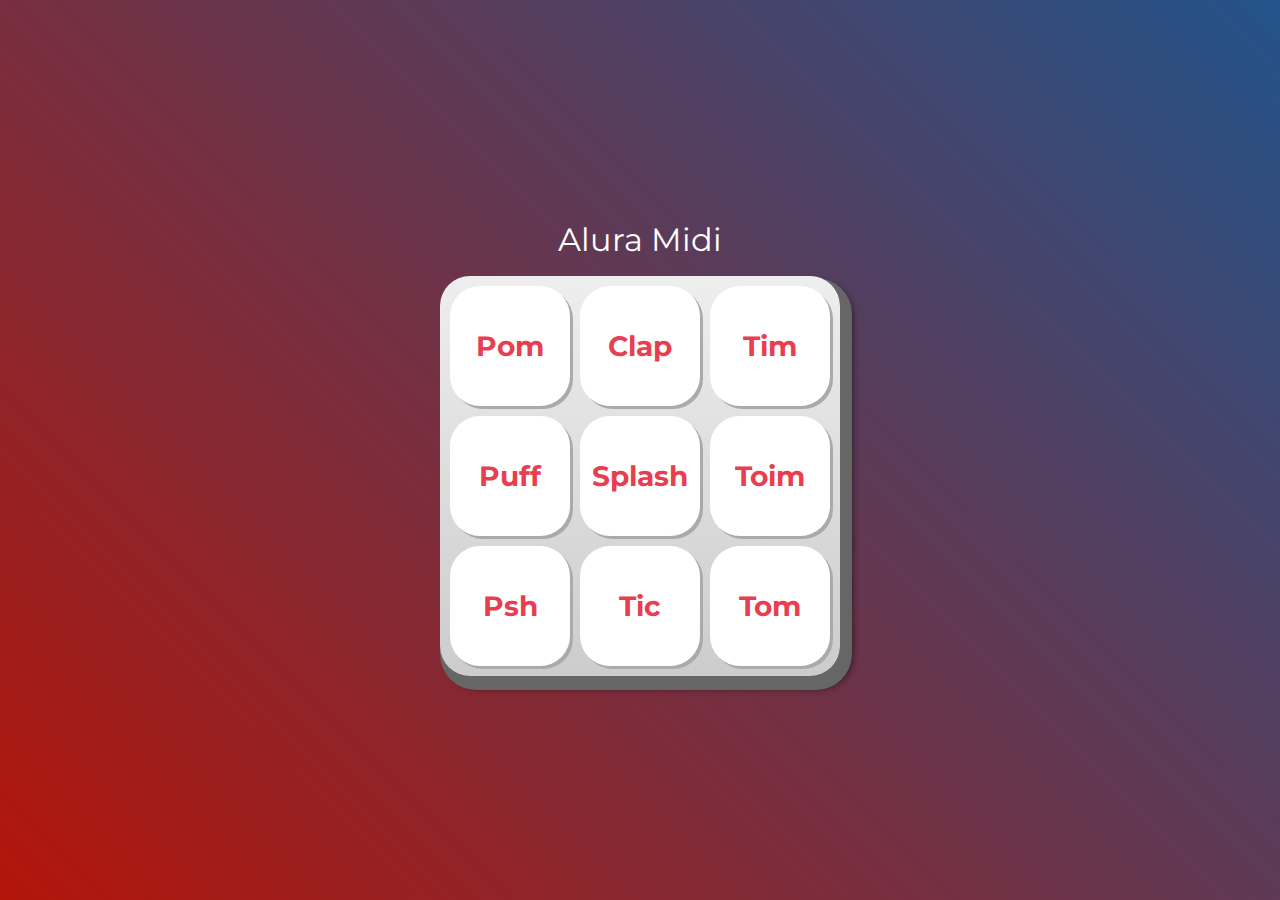
<file: aluramidi-curso-arquivos-iniciais/index.html>
<!DOCTYPE html>
<html lang="pt-BR">
<head>
    <meta charset="UTF-8">
    <meta http-equiv="X-UA-Compatible" content="IE=edge">
    <meta name="viewport" content="width=device-width, initial-scale=1.0">

    <title>Alura MIDI</title>

    <link rel="preconnect" href="https://fonts.googleapis.com">
    <link rel="preconnect" href="https://fonts.gstatic.com" crossorigin>
    <link href="https://fonts.googleapis.com/css2?family=Montserrat:wght@500;600&display=swap" rel="stylesheet">

    <link rel="icon" type="image/png" href="images/bateria.png">
    <link rel="stylesheet" href="css/reset.css">
    <link rel="stylesheet" href="css/estilos.css">
    <script src="main.js"></script>
</head>
<body>

    <h1>Alura Midi</h1>

    <section class="teclado">
        <button class="tecla tecla_pom">Pom</button>
        <button class="tecla tecla_clap">Clap</button>
        <button class="tecla tecla_tim">Tim</button>

        <button class="tecla tecla_puff">Puff</button>
        <button class="tecla tecla_splash">Splash</button>
        <button class="tecla tecla_toim">Toim</button>

        <button class="tecla tecla_psh">Psh</button>
        <button class="tecla tecla_tic">Tic</button>
        <button class="tecla tecla_tom">Tom</button>
    </section>

    <audio src="sounds/keyq.wav" id="som_tecla_pom"></audio>
    <audio src="sounds/keyw.wav" id="som_tecla_clap"></audio>
    <audio src="sounds/keye.wav" id="som_tecla_tim"></audio>
    <audio src="sounds/keya.wav" id="som_tecla_puff"></audio>
    <audio src="sounds/keys.wav" id="som_tecla_splash"></audio>
    <audio src="sounds/keyd.wav" id="som_tecla_toim"></audio>
    <audio src="sounds/keyz.wav" id="som_tecla_psh"></audio>
    <audio src="sounds/keyx.wav" id="som_tecla_tic"></audio>
    <audio src="sounds/keyc.wav" id="som_tecla_tom"></audio>

</body>
</html>
</file>
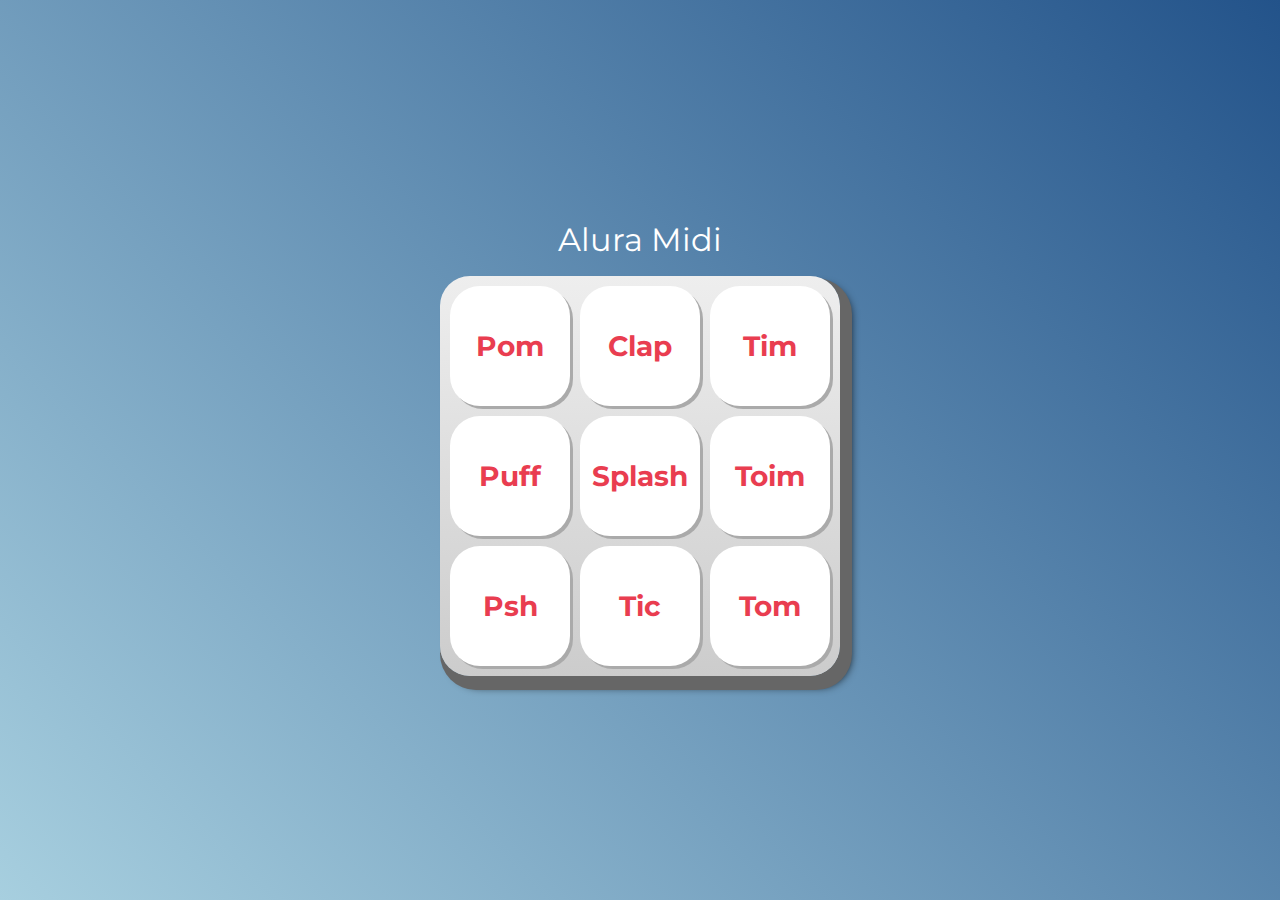
<file: aluramidi-curso-aula2/index.html>
<!DOCTYPE html>
<html lang="pt-BR">
<head>
    <meta charset="UTF-8">
    <meta http-equiv="X-UA-Compatible" content="IE=edge">
    <meta name="viewport" content="width=device-width, initial-scale=1.0">

    <title>Alura MIDI</title>

    <link rel="preconnect" href="https://fonts.googleapis.com">
    <link rel="preconnect" href="https://fonts.gstatic.com" crossorigin>
    <link href="https://fonts.googleapis.com/css2?family=Montserrat:wght@500;600&display=swap" rel="stylesheet">

    <link rel="icon" type="image/png" href="images/bateria.png">
    <link rel="stylesheet" href="css/reset.css">
    <link rel="stylesheet" href="css/estilos.css">

</head>
<body>

    <h1>Alura Midi</h1>

    <section class="teclado">
        <button class="tecla tecla_pom">Pom</button>
        <button class="tecla tecla_clap">Clap</button>
        <button class="tecla tecla_tim">Tim</button>

        <button class="tecla tecla_puff">Puff</button>
        <button class="tecla tecla_splash">Splash</button>
        <button class="tecla tecla_toim">Toim</button>

        <button class="tecla tecla_psh">Psh</button>
        <button class="tecla tecla_tic">Tic</button>
        <button class="tecla tecla_tom">Tom</button>
    </section>

    <audio src="sounds/keyq.wav" id="som_tecla_pom"></audio>
    <audio src="sounds/keyw.wav" id="som_tecla_clap"></audio>
    <audio src="sounds/keye.wav" id="som_tecla_tim"></audio>
    <audio src="sounds/keya.wav" id="som_tecla_puff"></audio>
    <audio src="sounds/keys.wav" id="som_tecla_splash"></audio>
    <audio src="sounds/keyd.wav" id="som_tecla_toim"></audio>
    <audio src="sounds/keyz.wav" id="som_tecla_psh"></audio>
    <audio src="sounds/keyx.wav" id="som_tecla_tic"></audio>
    <audio src="sounds/keyc.wav" id="som_tecla_tom"></audio>

    <script src="main.js"></script>

</body>
</html>
</file>
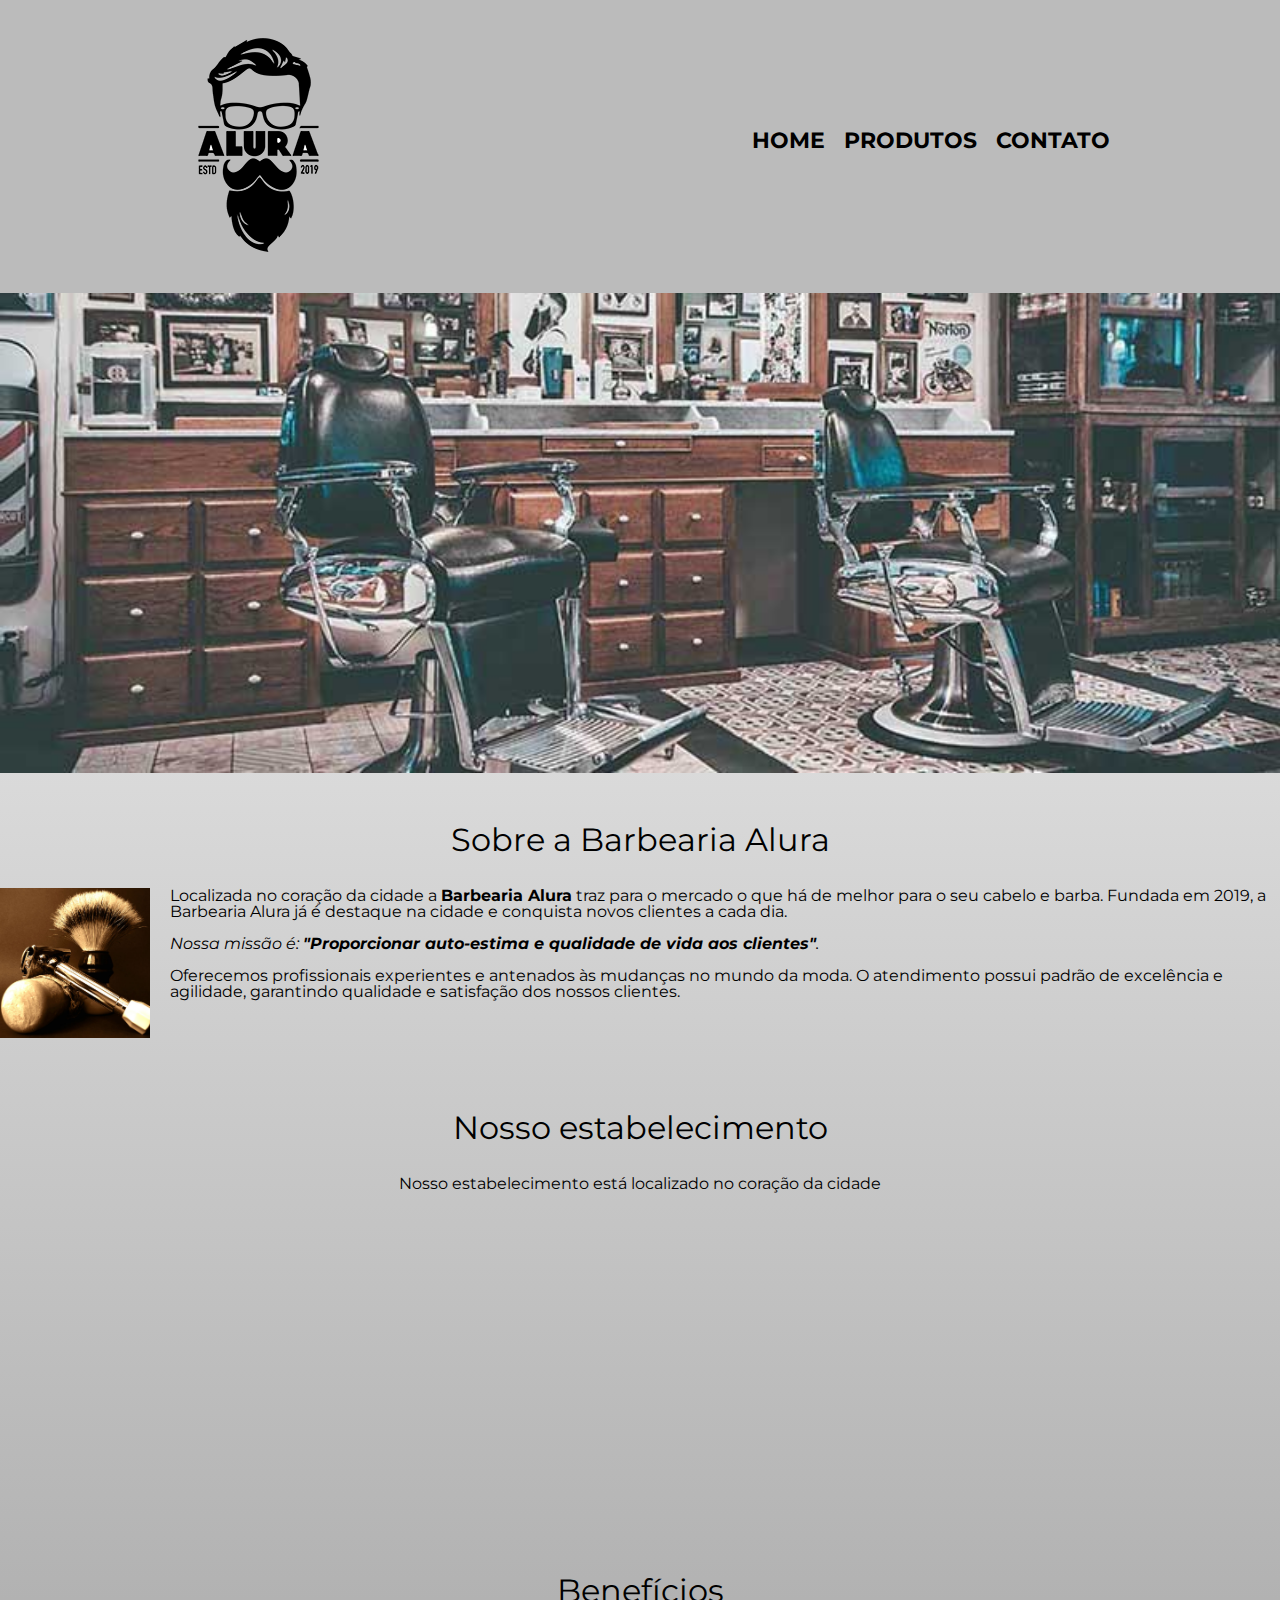
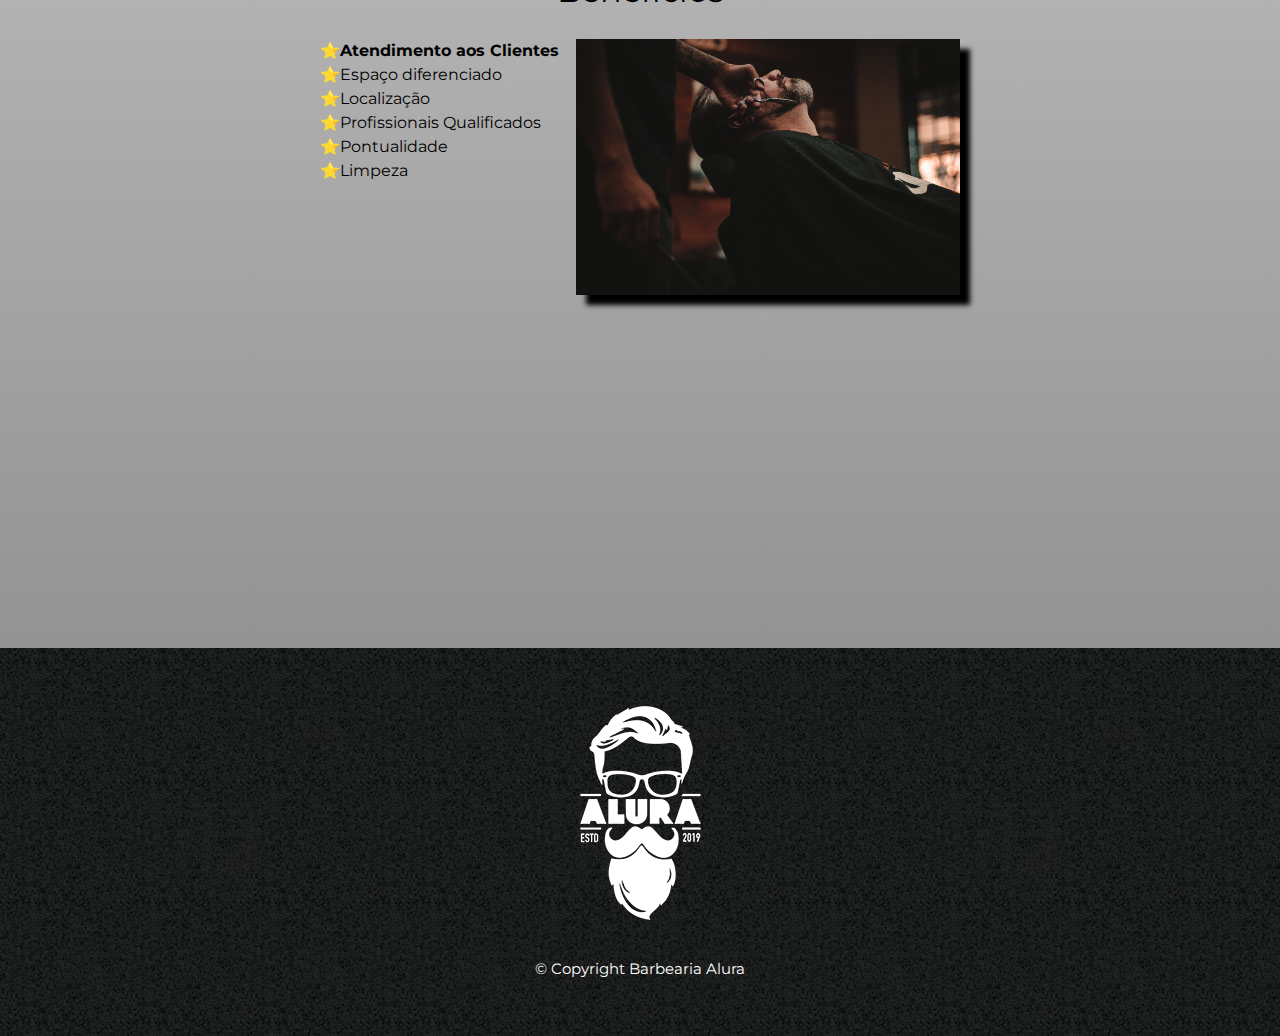
<file: barbeariaAlura/index.html>
<!DOCTYPE html>
<html lang="pt-br">
	<head>
		<meta charset="UTF-8">
		<meta name="viewport" content="width=device-width">
		<title>Barbearia Alura</title>
		<link rel="stylesheet" href="reset.css">
		<link rel="stylesheet" href="style-home.css">
		<link rel="preconnect" href="https://fonts.googleapis.com"><link rel="preconnect" href="https://fonts.gstatic.com" crossorigin><link href="https://fonts.googleapis.com/css2?family=Montserrat&display=swap" rel="stylesheet">
	</head>

	<body>
		<header>
			<div class="caixa">
				<h1><img src="logo.png" alt="logo da alura"></h1>
				
				<nav>
					<ul class="navegacao">
						<li><a href="index.html">Home</a></li>
						<li><a href="produtos.html">Produtos</a></li>
						<li><a href="contato.html">Contato</a></li>
					</ul>
				</nav>
			</div>
		</header>
		<img class="banner" src="banner.jpg">
		<main>
			<section class="principal">
				<h2 class="titulo-pricipal">Sobre a Barbearia Alura</h2>

				<img src="utensilios.jpg" alt="utensilios" class="utensilios">
		
				<p>Localizada no coração da cidade a <strong>Barbearia Alura</strong> traz para o mercado o que há de melhor para o seu cabelo e barba. Fundada em 2019, a Barbearia Alura já é destaque na cidade e conquista novos clientes a cada dia.</p>

				<p id="missao"><em>Nossa missão é: <strong>"Proporcionar auto-estima e qualidade de vida aos clientes"</strong>.</em></p>

				<p>Oferecemos profissionais experientes e antenados às mudanças no mundo da moda. O atendimento possui padrão de excelência e agilidade, garantindo qualidade e satisfação dos nossos clientes.</p>
			</section>

			<section class="mapa">
				<h3 class="titulo-pricipal">Nosso estabelecimento</h3>
				<p>Nosso estabelecimento está localizado no coração da cidade</p>
				<iframe src="https://www.google.com/maps/embed?pb=!1m18!1m12!1m3!1d117044.52603696489!2d-46.737222504917916!3d-23.545395440093092!2m3!1f0!2f0!3f0!3m2!1i1024!2i768!4f13.1!3m3!1m2!1s0x94ce59541c6c79c3%3A0x36b90a85f0f8cb33!2sGrupo%20Alura!5e0!3m2!1spt-BR!2sbr!4v1672098364984!5m2!1spt-BR!2sbr" width="75%" height="300" style="border:0;" allowfullscreen="" loading="lazy" referrerpolicy="no-referrer-when-downgrade"></iframe>

			</section>

			<section class="beneficios">
				<h3 class="titulo-pricipal">Benefícios</h3>
				
				<div class="conteudo-beneficios">
					<ul class="lista-beneficios">
						<li class="itens">Atendimento aos Clientes</li>
						<li class="itens">Espaço diferenciado</li>
						<li class="itens">Localização</li>
						<li class="itens">Profissionais Qualificados</li>
						<li class="itens">Pontualidade</li>
						<li class="itens">Limpeza</li>
					</ul><img src="beneficios.jpg" class="imagem-beneficios">
				</div>
				<div class="video">
					<iframe width="100%" height="315" src="https://www.youtube.com/embed/wcVVXUV0YUY" title="YouTube video player" frameborder="0" allow="accelerometer; autoplay; clipboard-write; encrypted-media; gyroscope; picture-in-picture" allowfullscreen></iframe>
				</div>
			</section>
		</main>

		<footer>
			<img src="logo-branco.png" alt="">
			<p class="copyright">&copy; Copyright Barbearia Alura</p>
		</footer>
	</body>
</html>
</file>
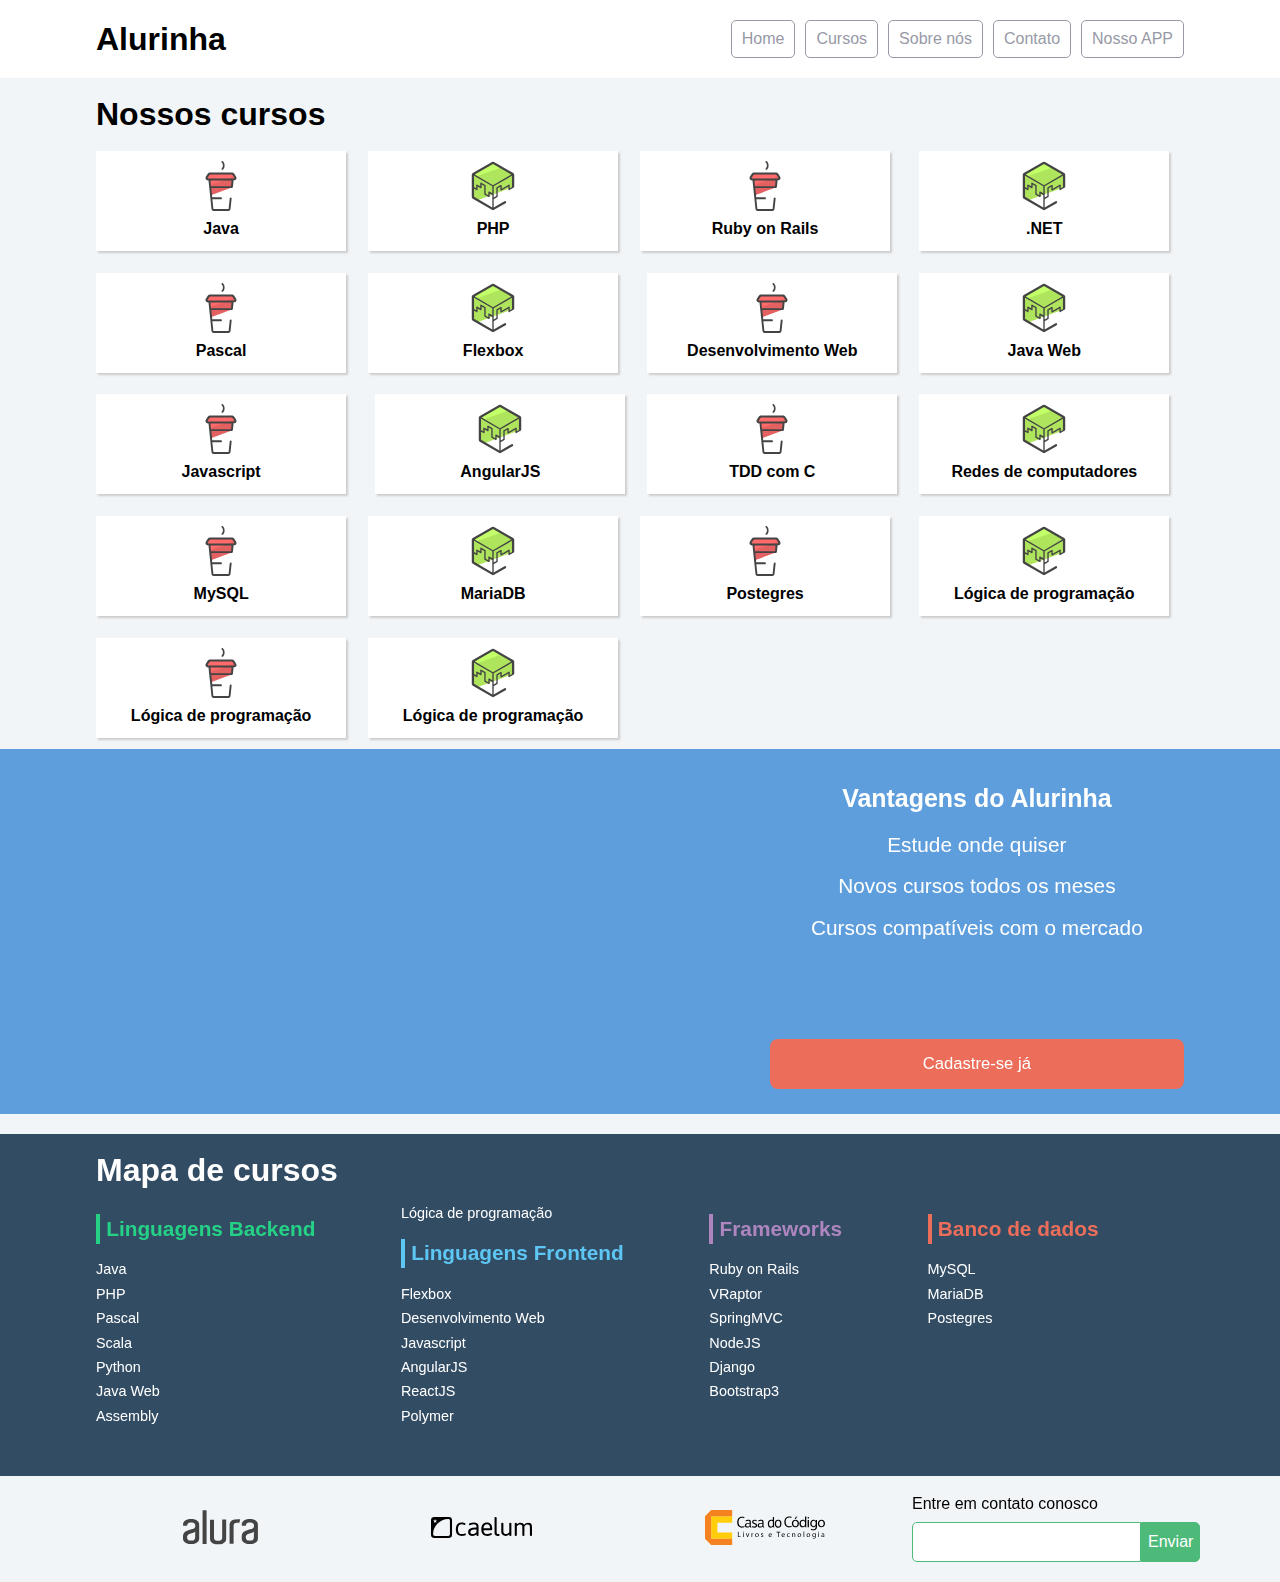
<file: flex-box/index.html>
<!doctype html>
<html>
<head>
	<meta charset="utf-8">
	<meta name="viewport" content="width=device-width, initial-scale=1">
	<title>Alurinha | Cursos online</title>
	<link rel="stylesheet" href="css/reset.css">
	<link rel="stylesheet" href="css/style.css">
	<link rel="stylesheet" href="css/flexbox.css">
</head>
<body>

	<header class="cabecalhoPrincipal">
		<div class="container">
			<h1 class="cabecalhoPrincipal-titulo">
				<a href="#">Alurinha</a>
			</h1>

			<nav class="cabecalhoPrincipal-nav">
				<a class="cabecalhoPrincipal-nav-link" href="#">Home</a>
				<a class="cabecalhoPrincipal-nav-link" href="#">Cursos</a>
				<a class="cabecalhoPrincipal-nav-link" href="#">Sobre nós</a>
				<a class="cabecalhoPrincipal-nav-link" href="#">Contato</a>
				<a class="cabecalhoPrincipal-nav-link cabecalhoPrincipal-nav-link-app" href="#">Nosso APP</a>
			</nav>
		</div>

	</header>

	<main class="conteudoPrincipal">
		<div class="container">
			<h2 class="subtitulo">Nossos cursos</h2>

			<nav>
				<ul class="conteudoPrincipal-cursos">
					<li class="conteudoPrincipal-cursos-link"><a href="#">Java</a></li>
					<li class="conteudoPrincipal-cursos-link"><a href="#">PHP</a></li>
					<li class="conteudoPrincipal-cursos-link"><a href="#">Ruby on Rails</a></li>
					<li class="conteudoPrincipal-cursos-link"><a href="#">.NET</a></li>
					<li class="conteudoPrincipal-cursos-link"><a href="#">Pascal</a></li>
					<li class="conteudoPrincipal-cursos-link"><a href="#">Flexbox</a></li>
					<li class="conteudoPrincipal-cursos-link"><a href="#">Desenvolvimento Web</a></li>
					<li class="conteudoPrincipal-cursos-link"><a href="#">Java Web</a></li>
					<li class="conteudoPrincipal-cursos-link"><a href="#">Javascript</a></li>
					<li class="conteudoPrincipal-cursos-link"><a href="#">AngularJS</a></li>
					<li class="conteudoPrincipal-cursos-link"><a href="#">TDD com C</a></li>
					<li class="conteudoPrincipal-cursos-link"><a href="#">Redes de computadores</a></li>
					<li class="conteudoPrincipal-cursos-link"><a href="#">MySQL</a></li>
					<li class="conteudoPrincipal-cursos-link"><a href="#">MariaDB</a></li>
					<li class="conteudoPrincipal-cursos-link"><a href="#">Postegres</a></li>
					<li class="conteudoPrincipal-cursos-link"><a href="#">Lógica de programação</a></li>
					<li class="conteudoPrincipal-cursos-link"><a href="#">Lógica de programação</a></li>
					<li class="conteudoPrincipal-cursos-link"><a href="#">Lógica de programação</a></li>
				</ul>
			</nav>
		</div>

		<section class="videoSobre">
			<div class="container">
				<iframe class="videoSobre-video" width="560" height="315" src="https://www.youtube.com/embed/bIlOsJzBVaY?list=PLh2Y_pKOa4UcF1BYPJR3EIMRi3nWAUxIp" frameborder="0" allowfullscreen></iframe>
				
				<div class="videoSobre-sobre">
					<h2 class="videoSobre-sobre-title">Vantagens do Alurinha</h2>
					<ul class="videoSobre-sobre-list">
						<li class="videoSobre-sobre-item">Estude onde quiser</li>
						<li class="videoSobre-sobre-item">Novos cursos todos os meses</li>
						<li class="videoSobre-sobre-item">Cursos compatíveis com o mercado</li>
					</ul>
					<button class="videoSobre-button">Cadastre-se já</button>
				</div>
			</div>
		</section>

	</main>

	<footer class="rodapePrincipal">
		<div class="container">

			<section class="rodapePrincipal-navMap">
				<h3 class="subtitulo">Mapa de cursos</h3>
				<nav class="rodapePrincipal-navMap-list">

					<h4 class="navmap-list-title navmap-list-title-backend">Linguagens Backend</h4>
					<a class="rodapePrincipal-navMap-link" href="#">Java</a>
					<a class="rodapePrincipal-navMap-link" href="#">PHP</a>
					<a class="rodapePrincipal-navMap-link" href="#">Pascal</a>
					<a class="rodapePrincipal-navMap-link" href="#">Scala</a>
					<a class="rodapePrincipal-navMap-link" href="#">Python</a>
					<a class="rodapePrincipal-navMap-link" href="#">Java Web</a>
					<a class="rodapePrincipal-navMap-link" href="#">Assembly</a>
					<a class="rodapePrincipal-navMap-link" href="#">Lógica de programação</a>

					<h4 class="navmap-list-title navmap-list-title-frontend">Linguagens Frontend</h4>
					<a class="rodapePrincipal-navMap-link" href="#">Flexbox</a>
					<a class="rodapePrincipal-navMap-link" href="#">Desenvolvimento Web</a>
					<a class="rodapePrincipal-navMap-link" href="#">Javascript</a>
					<a class="rodapePrincipal-navMap-link" href="#">AngularJS</a>
					<a class="rodapePrincipal-navMap-link" href="#">ReactJS</a>
					<a class="rodapePrincipal-navMap-link" href="#">Polymer</a>
					
					<h4 class="navmap-list-title navmap-list-title-framework">Frameworks</h4>
					<a class="rodapePrincipal-navMap-link" href="#">Ruby on Rails</a>
					<a class="rodapePrincipal-navMap-link" href="#">VRaptor</a>
					<a class="rodapePrincipal-navMap-link" href="#">SpringMVC</a>
					<a class="rodapePrincipal-navMap-link" href="#">NodeJS</a>
					<a class="rodapePrincipal-navMap-link" href="#">Django</a>
					<a class="rodapePrincipal-navMap-link" href="#">Bootstrap3</a>

					<h4 class="navmap-list-title navmap-list-title-bancoDeDados">Banco de dados</h4>
					<a class="rodapePrincipal-navMap-link" href="#">MySQL</a>
					<a class="rodapePrincipal-navMap-link" href="#">MariaDB</a>
					<a class="rodapePrincipal-navMap-link" href="#">Postegres</a>

				</nav>
			</section>

		</div>

		<section class="rodapePrincipal-patrocinadores">
			<div class="container">
				<ul class="rodapePrincipal-patrocinadores-list">
					<li>
						<a class="rodapePrincipal-patrocinadores-list-link patrocinadores-list-link-alura" href="#">
							<img src="img/logos/alura.svg" alt="Logo da Alura">
						</a>
					</li>
					<li>
						<a class="rodapePrincipal-patrocinadores-list-link patrocinadores-list-link-caelum" href="#">
							<img src="img/logos/caelum.svg" alt="Logo da Caelum">
						</a>
					</li>
					<li>
						<a class="rodapePrincipal-patrocinadores-list-link patrocinadores-list-link-casaDoCodigo" href="#">
							<img src="img/logos/cdc.svg" alt="Logo da Casa do Código">
						</a>
					</li>
				</ul>
				<form class="rodapePrincipal-contatoForm" action="#">
					<fieldset>
						<legend class="rodapePrincipal-contatoForm-legend" for="email-contato">Entre em contato conosco</legend>
						<div class="rodapePrincipal-contatoForm-fieldset"> 
							<input class="rodapePrincipal-contatoForm-emailInput" type="email" name="email-contato" id="email-contato">
							<button class="rodapePrincipal-contatoForm-submit" type="submit">Enviar</button>
						</div>
					</fieldset>
				</form>
			</div>
		</section>
	</footer>

</body>
</html>
</file>
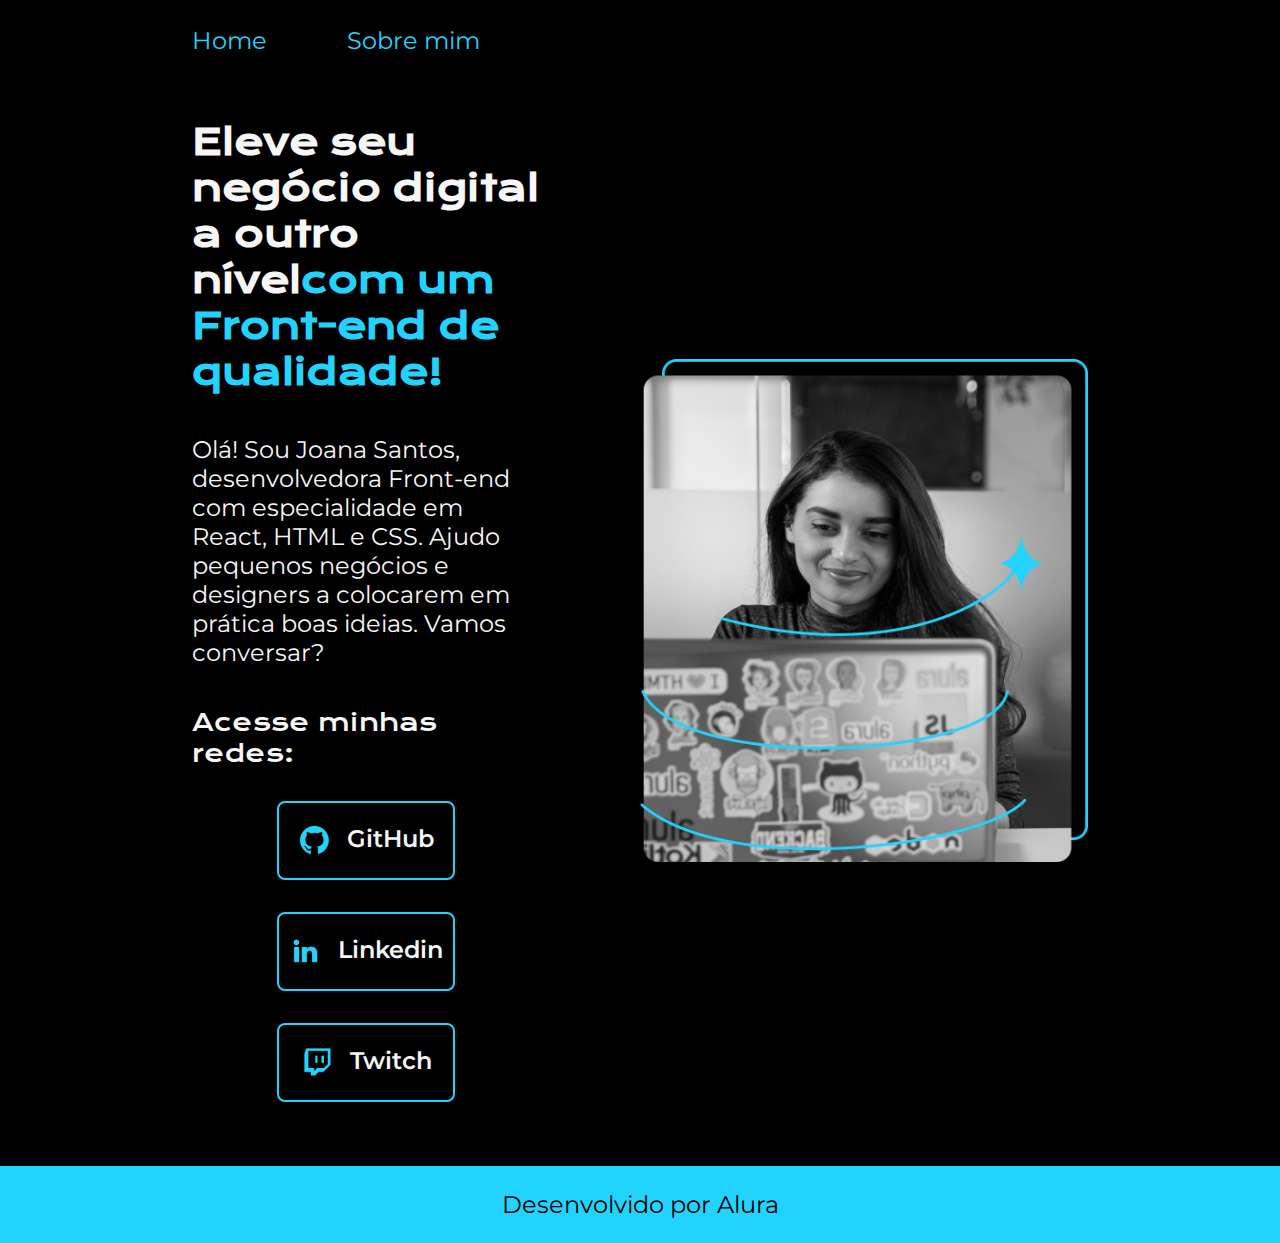
<file: HTML_CSS_trabalhandocomResponsividade/index.html>
<!DOCTYPE html>
<html lang="pt-br">

<head>
    <meta charset="UTF-8">
    <meta http-equiv="X-UA-Compatible" content="IE=edge">
    <meta name="viewport" content="width=device-width, initial-scale=1.0">
    <title>Portifolio</title>
    <link rel="stylesheet" href="/HTML_CSS_trabalhandocomResponsividade/styles/estilo.css">
</head>

<body>
    <header class="cabecalho"> 
        <nav class="cabecalho__menu">
            <a href="index.html" class="cabecalho__menu__link">Home</a>
            <a href="about.html" class="cabecalho__menu__link">Sobre mim</a>
        </nav>
    </header>
    <main class="apresentacao">
        <section class="apresentacao__conteudo">
            <h1 class="apresentacao__conteudo__titulo">Eleve seu negócio digital a outro nível<strong 
            class="titulo-destaque">com um Front-end de qualidade!
            </strong></h1>
            <p class="apresentacao__conteudo__texto">Olá! Sou Joana Santos, desenvolvedora
            Front-end com especialidade em React, HTML e
            CSS. Ajudo pequenos negócios e designers a
            colocarem em prática boas ideias. Vamos
            conversar?</p>
            <div class="apresentacao__links">
                <h2 class="apresentacao__links__subtitulo">Acesse minhas redes: </h2>
                <a class="apresentacao__links__link" href="https://instagram.com/rafaballerini">
                    <img src="Assets-aula2-curso3-html-e-css-main/assets/github.png" alt="">
                    GitHub
                </a>
                <a class="apresentacao__links__link" href="https://github.com/guilhermeonrails">
                    <img src="Assets-aula2-curso3-html-e-css-main/assets/linkedin.png" alt="">
                    Linkedin
                </a>
                <a class="apresentacao__links__link" href="https://github.com/guilhermeonrails">
                    <img src="Assets-aula2-curso3-html-e-css-main/assets/twitch.png" alt="">    
                    Twitch
                </a>
            </div>
        </section>
        <img class="apresentacao__imagem" src="Imagem.png" alt="">
        
    </main>
    <footer class="rodape">
        <p>Desenvolvido por Alura</p>
    </footer>
</body>

</html>
</file>
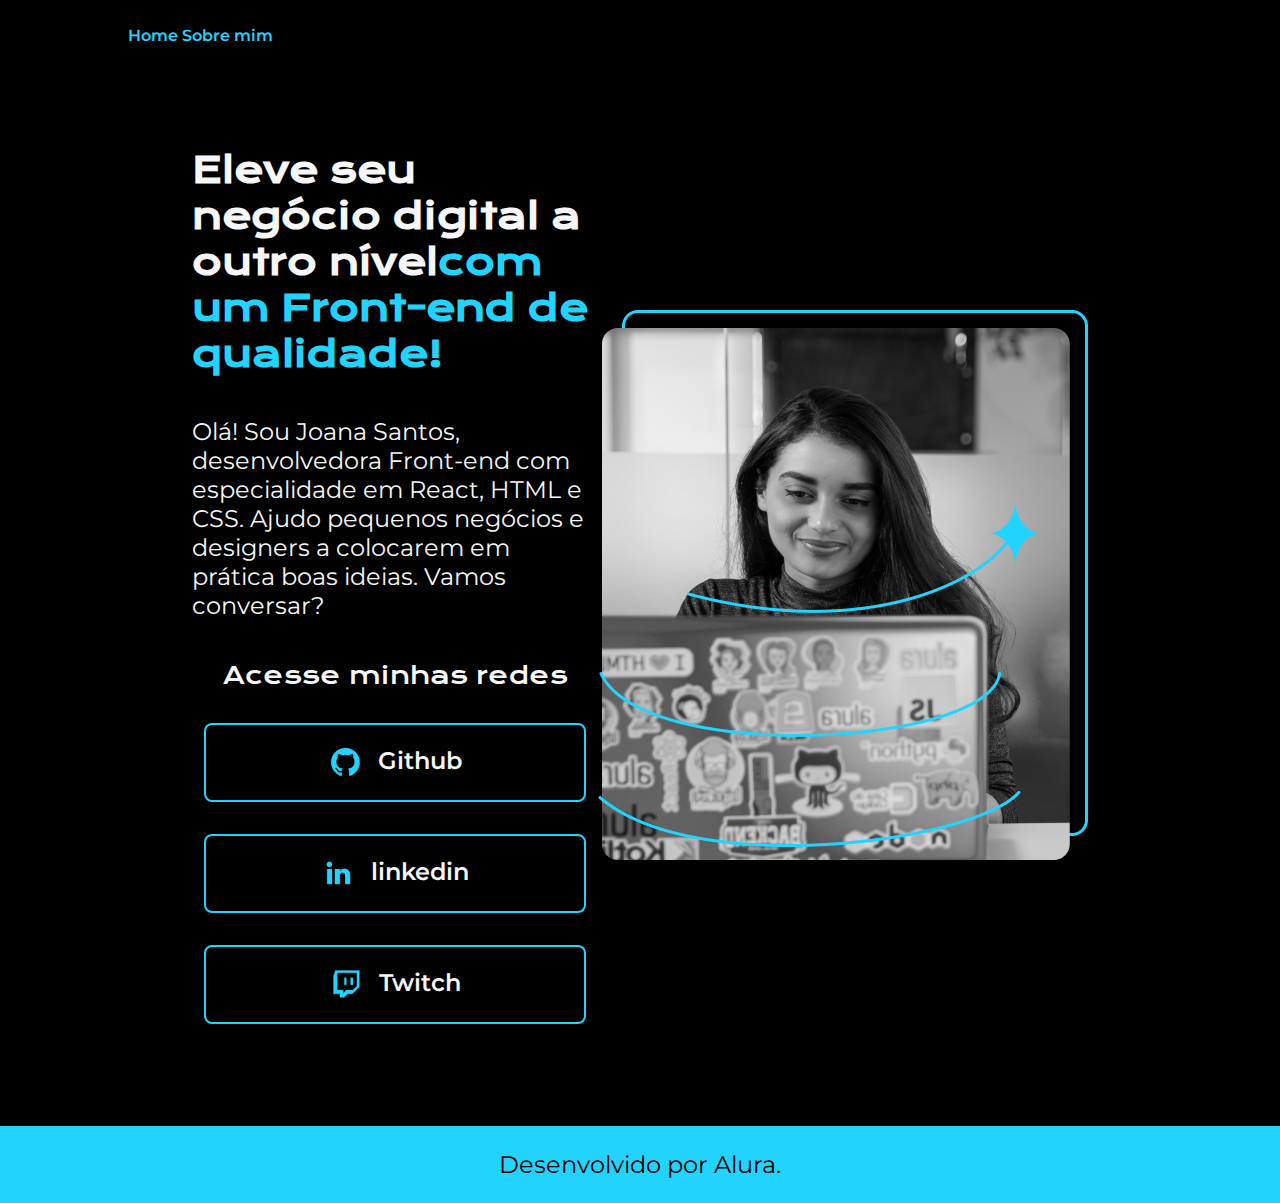
<file: Portifolio-HTML-e-CSS-aula_3/index.html>
<!DOCTYPE html>
<html lang="pt-br">

<head>
    <meta charset="UTF-8">
    <meta http-equiv="X-UA-Compatible" content="IE=edge">
    <meta name="viewport" content="width=device-width, initial-scale=1.0">
    <title>Portifolio</title>
    <link rel="stylesheet" href="style.css">
</head>

<body>
    <header class="cabecalho">
        <nav class="cabecalho__menu">
            <a class="cabecalho__menu__link">Home</a>
            <a class="cabecalho__menu__link">Sobre mim</a>
        </nav>
    </header>
    <main class="apresentacao">
        <section class="apresentacao__conteudo">
            <h1 class="apresentacao__conteudo__titulo">Eleve seu negócio digital a outro nível<strong 
            class="titulo-destaque">com um Front-end de qualidade!
            </strong></h1>
            <p class="apresentacao__conteudo__texto">Olá! Sou Joana Santos, desenvolvedora
            Front-end com especialidade em React, HTML e
            CSS. Ajudo pequenos negócios e designers a
            colocarem em prática boas ideias. Vamos
            conversar?</p>
            <div class="apresentacao__links">
                <h2 class="apresentacao__links__subtitulo">Acesse minhas redes</h2>
                <a class="apresentacao__links__link" href="https://github.com/rafaballerini">
                    <img src="Assets-aula2-curso3-html-e-css-main/assets/github.png">
                    Github
                </a>
                <a class="apresentacao__links__link" href="https://linkedin.com/in/rafaellaballerini">
                    <img src="Assets-aula2-curso3-html-e-css-main/assets/linkedin.png">
                    linkedin
                </a>
                <a class="apresentacao__links__link" href="https://twitch.tv/guilimadev">
                    <img src="Assets-aula2-curso3-html-e-css-main/assets/twitch.png">
                    Twitch
                </a>
            </div>
        </section>
        <img src="Assets-aula2-curso3-html-e-css-main/assets/Imagem.png" alt="Foto da Joana Santos programando">
    </main>
    <footer class="rodape">
        <p>Desenvolvido por Alura.</p>
    </footer>
</body>

</html>
</file>
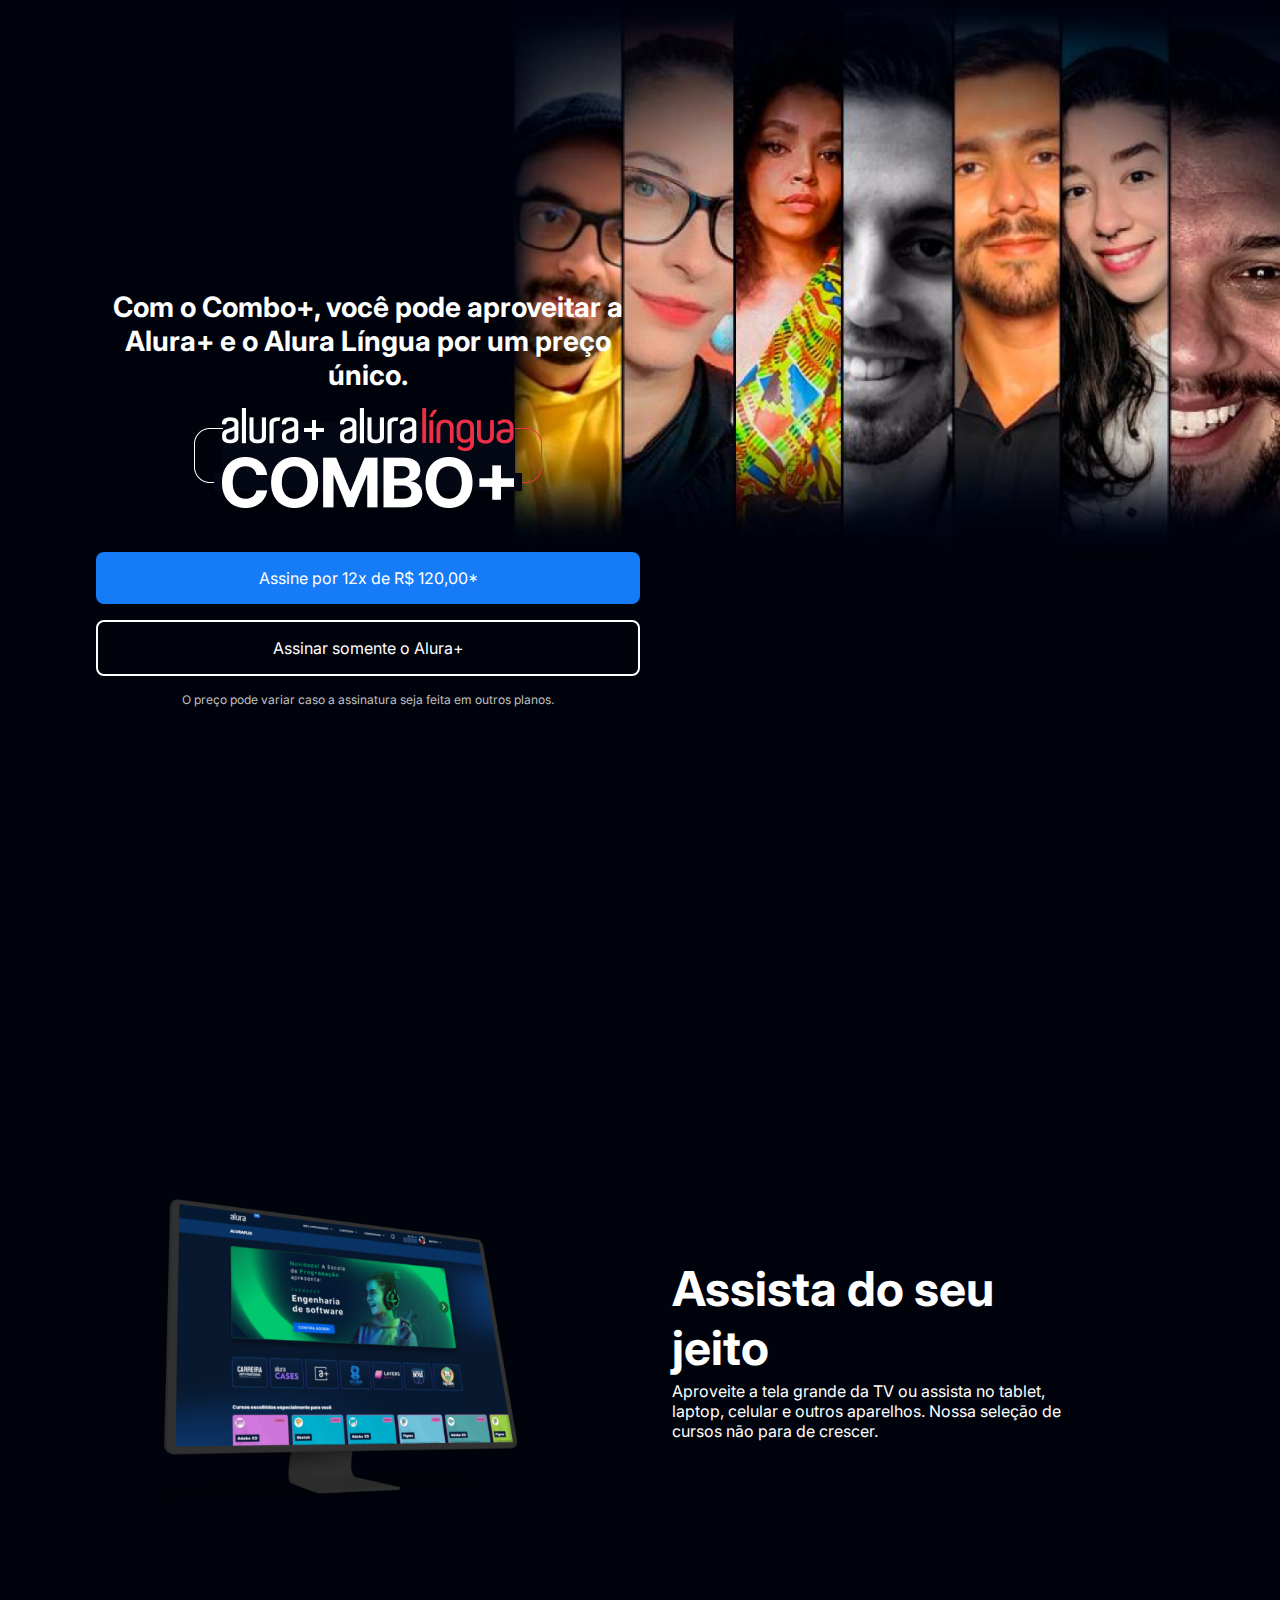
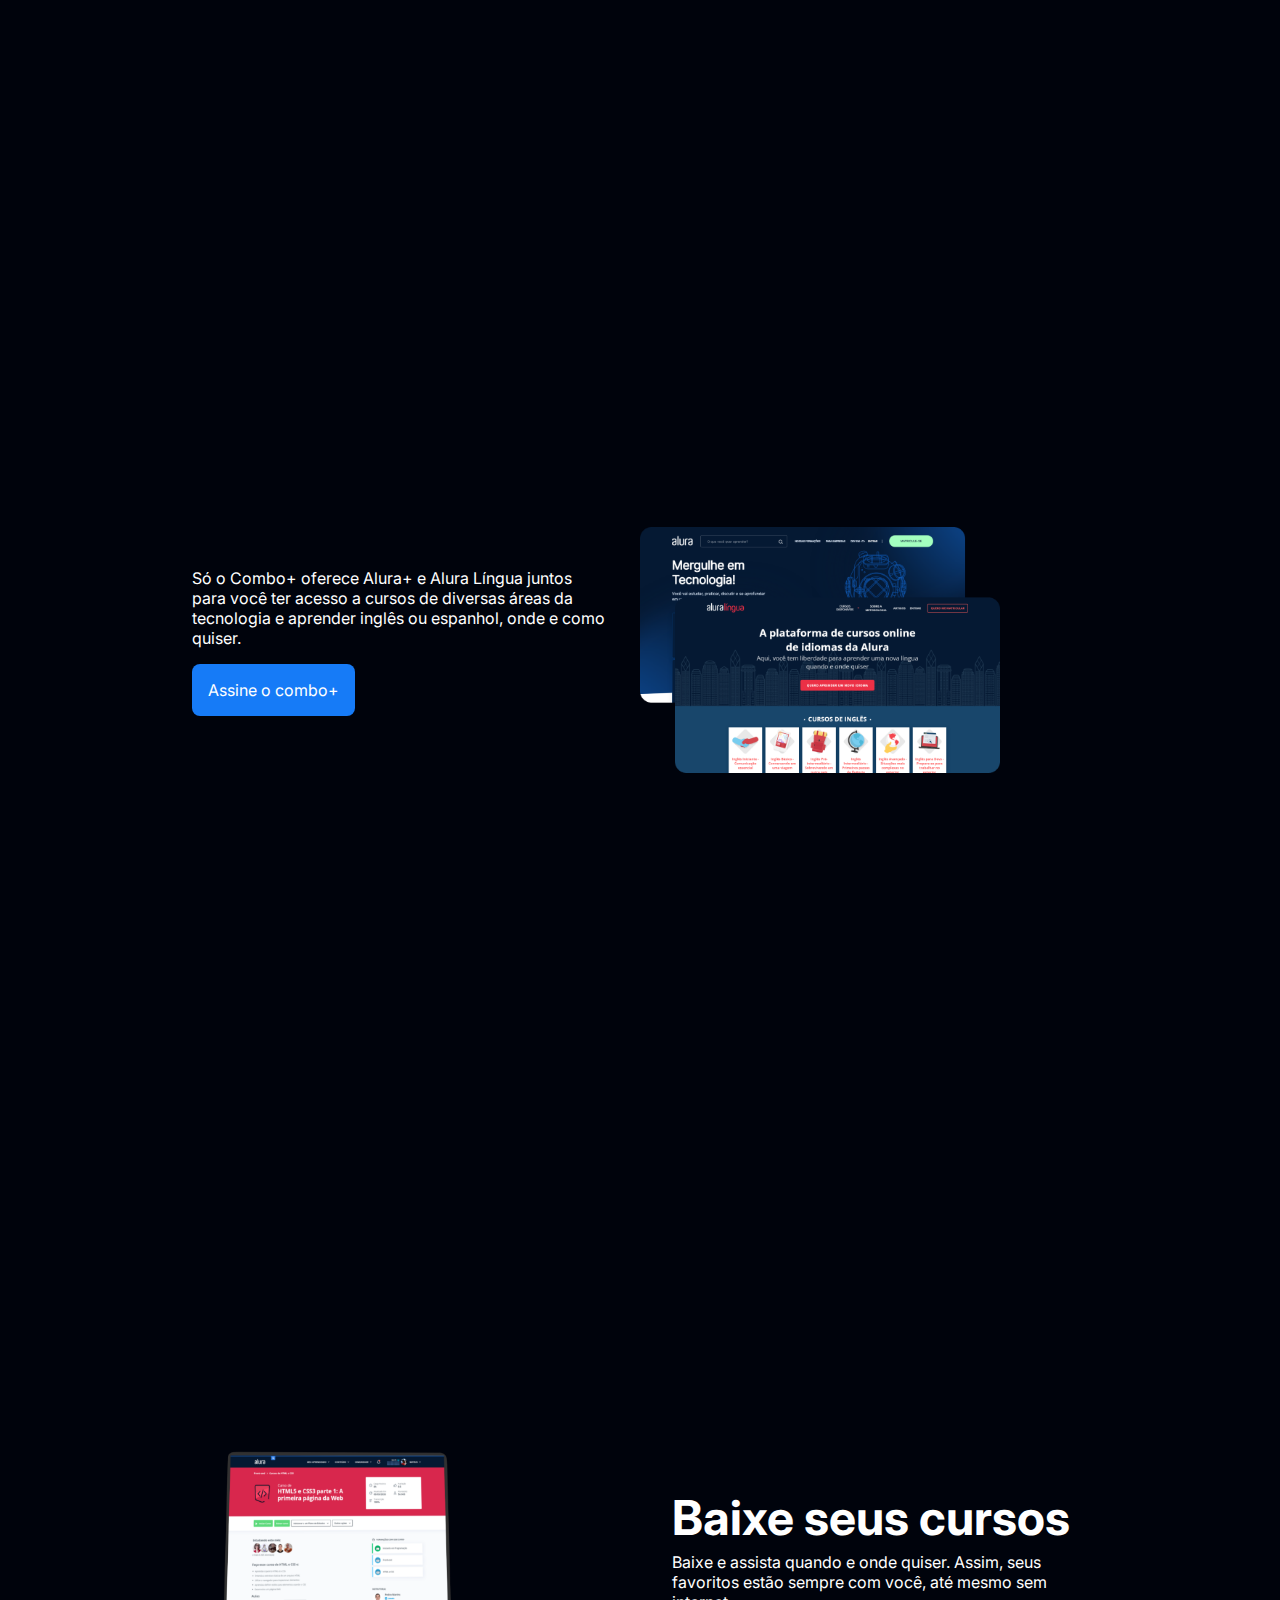
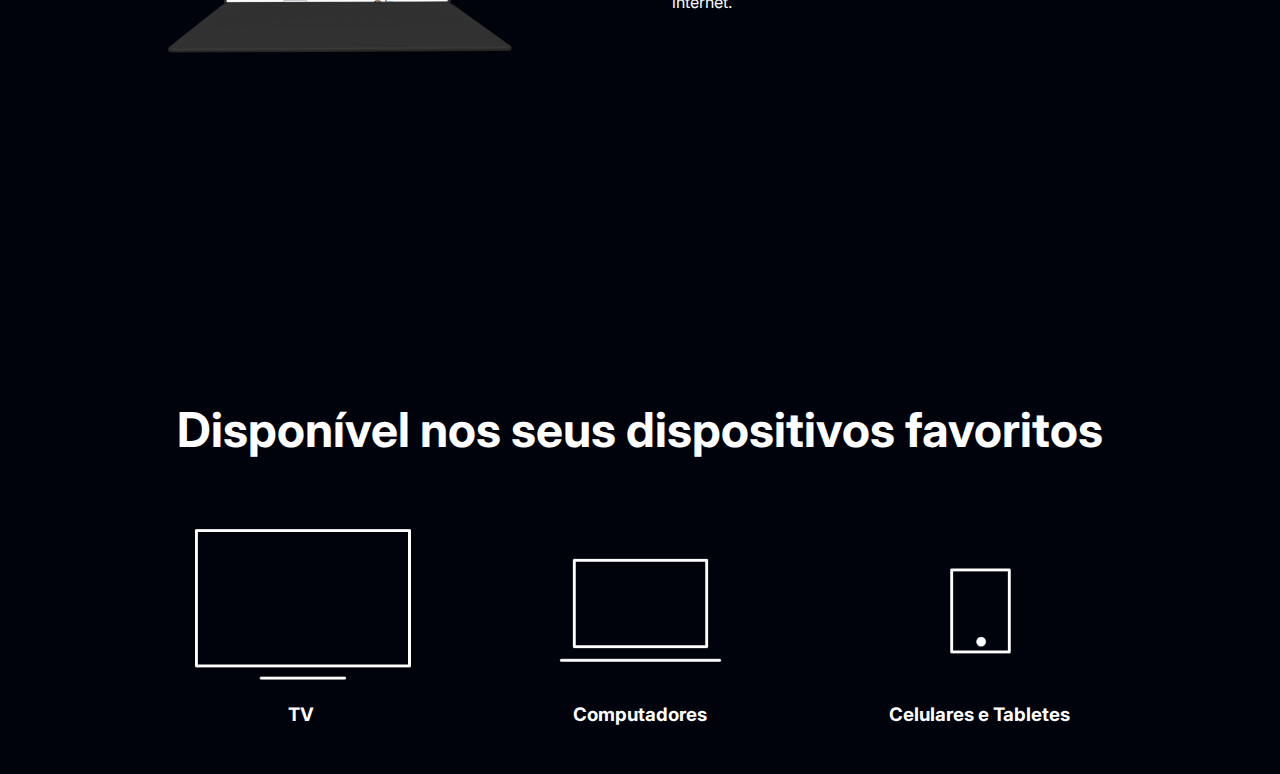
<file: praticandoHTML_CSS/index.html>
<!DOCTYPE html>
<html lang="en">
<head>
    <meta charset="UTF-8">
    <meta http-equiv="X-UA-Compatible" content="IE=edge">
    <meta name="viewport" content="width=device-width, initial-scale=1.0">
    <title>Alura Plus</title>
    <link rel="stylesheet" href="/praticandoHTML_CSS/styles/style.css">
</head>
<body>
    <section class="container principal">
        <div class="container__caixa">
            <h1 class="container__titulo">
                Com o Combo+, você pode aproveitar a Alura+ e o Alura Língua por um preço único.
            </h1>
            <img src="img/Combo.png" class="container__img" alt="">
            <a class="container__botao" href="www.alura.com.br">Assine por 12x de R$ 120,00*</a>
            <a class="container__botao botao__secundario" href="www.alura.com.br">Assinar somente o Alura+</a>
            <p class="container__aviso">O preço pode variar caso a assinatura seja feita em outros planos.</p>
        </div>
    </section>

    <section class="container secundario">
        <img src="img/Pixel True Mockup 1.png" alt="" class="secundario__img">
        <div class="container__descricao">
            <h2 class="descricao__titulo">Assista do seu jeito</h2>
            <p class="descricao__texto">
                Aproveite a tela grande da TV ou assista no tablet, laptop, celular e outros aparelhos. Nossa seleção de cursos não para de crescer.
            </p>
        </div>
    </section>

    <section class="container secundario">
        <div class="container__descricao">
            <p class="descricao__texto">
                Só o Combo+ oferece Alura+ e Alura Língua juntos para você ter acesso a cursos de 
                diversas áreas da tecnologia e aprender inglês ou espanhol, onde e como quiser.
            </p>
            <a class="container__botao secundario__botao" href="www.alura.com.br">Assine o combo+</a>
        </div>
        <img src="img/Telas.png" alt="" class="secundario__img">
    </section>

    <section class="container secundario">
        <img src="img/Notebook.png" alt="" class="secundario__img">
        <div class="container__descricao">
            <h2 class="descricao__titulo">Baixe seus cursos</h2>
            <p class="descricao__texto secundario__texto">Baixe e assista quando e onde quiser. Assim, seus favoritos estão sempre com você, 
            até mesmo sem internet.
            </p>
        </div>
    </section>

    <section class="dispositivos">
        <h2 class="dispositivos__titulo">Disponível nos seus dispositivos favoritos</h2>
            <ul class="dispositivos__lista items">
                <li>
                    <img src="img/tv.png" alt="">
                    <h3 class="lista__item">TV</h3>
                </li>

                <li>
                    <img src="img/computador.png" alt="">
                    <h3 class="lista__item">Computadores</h3>
                </li>

                <li>
                    <img src="img/celular.png" alt="">
                    <h3 class="lista__item">Celulares e Tabletes</h3>
                </li>
            </ul>
    </section>
</body>
</html>
</file>
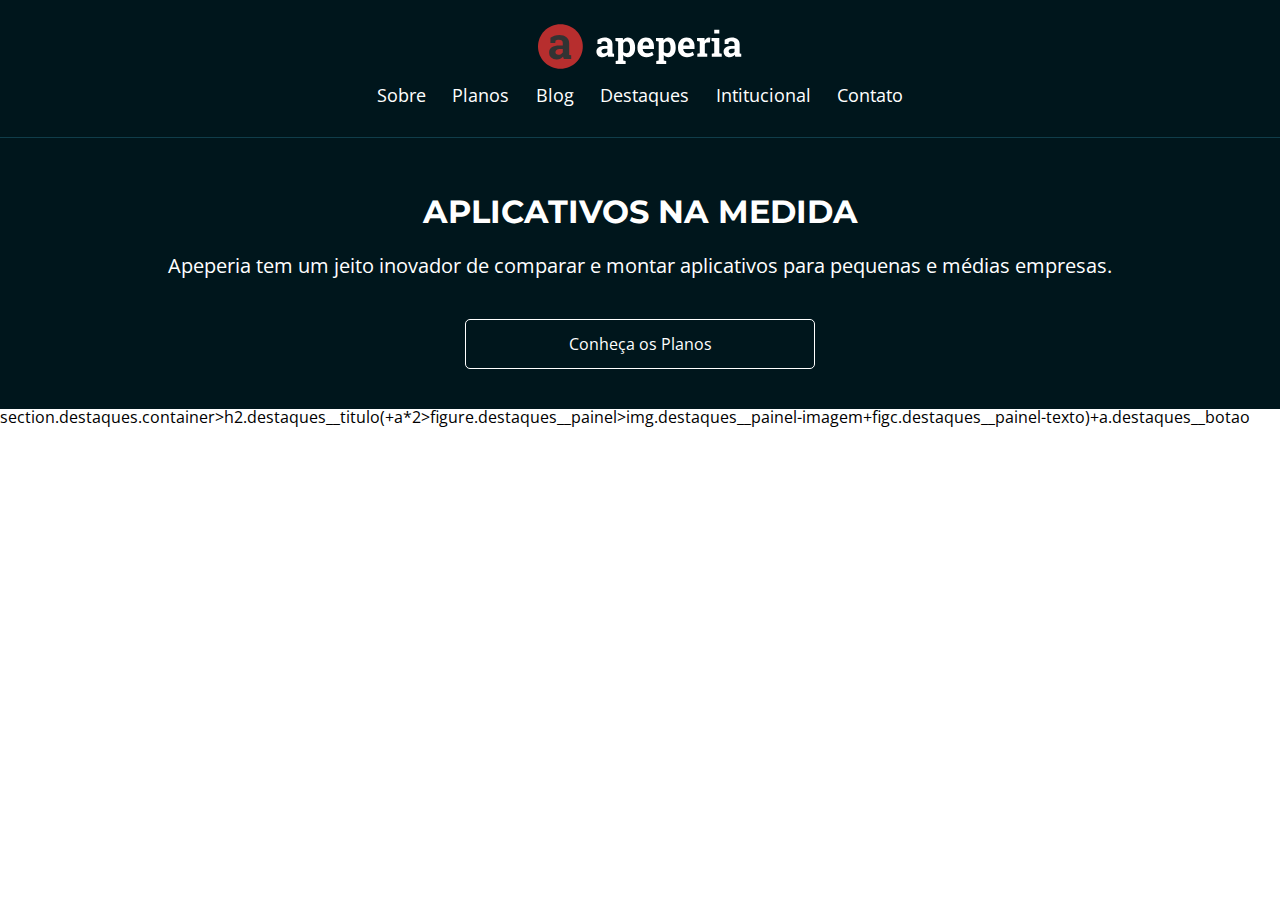
<file: projeto-apeperia-b2501c63b2ebdfd8226473a6c8ffa8777e559efe/index.html>
<!DOCTYPE html>
<html lang="en">
<head>
    <meta charset="UTF-8">
    <meta http-equiv="X-UA-Compatible" content="IE=edge">
    <meta name="viewport" content="width=device-width, initial-scale=1.0">
    <title>Home  | Apeperia</title>
    <link rel="stylesheet" href="css/reset.css">
    <link rel="preconnect" href="https://fonts.googleapis.com">
    <link rel="preconnect" href="https://fonts.gstatic.com" crossorigin>
    <link href="https://fonts.googleapis.com/css2?family=Montserrat:wght@300;400;700&family=Open+Sans:wght@300;400;700&display=swap" rel="stylesheet">
    
    <link rel="stylesheet" href="css/base.css">
    <link rel="stylesheet" href="css/cabecalho.css">
    <link rel="stylesheet" href="css/chamada.css">
</head>
<body>
    <header class="cabecalho container">
        <img src="img/logo-apeperia.svg" alt="Logo da Apeperia" class="cabecalho__logo">
        <nav class="cabecalho__navegacao">
            <ul>
                <li class="cabecalho__link">Sobre</li>
                <li class="cabecalho__link">Planos</li>
                <li class="cabecalho__link">Blog</li>
                <li class="cabecalho__link">Destaques</li>
                <li class="cabecalho__link">Intitucional</li>
                <li class="cabecalho__link">Contato</li>
            </ul>
        </nav>
    </header>
    <main>
        <section class="chamada container">
            <h1 class="chamada__titulo">Aplicativos na Medida</h1>
            <p class="chamada__texto">Apeperia tem um jeito inovador de comparar e montar aplicativos para pequenas e médias empresas.</p>
            <a href="http:#" class="chamada__botao botao">Conheça os Planos</a>
        </section>
        section.destaques.container>h2.destaques__titulo(+a*2>figure.destaques__painel>img.destaques__painel-imagem+figc.destaques__painel-texto)+a.destaques__botao

    </main>
</body>
</html>
</file>
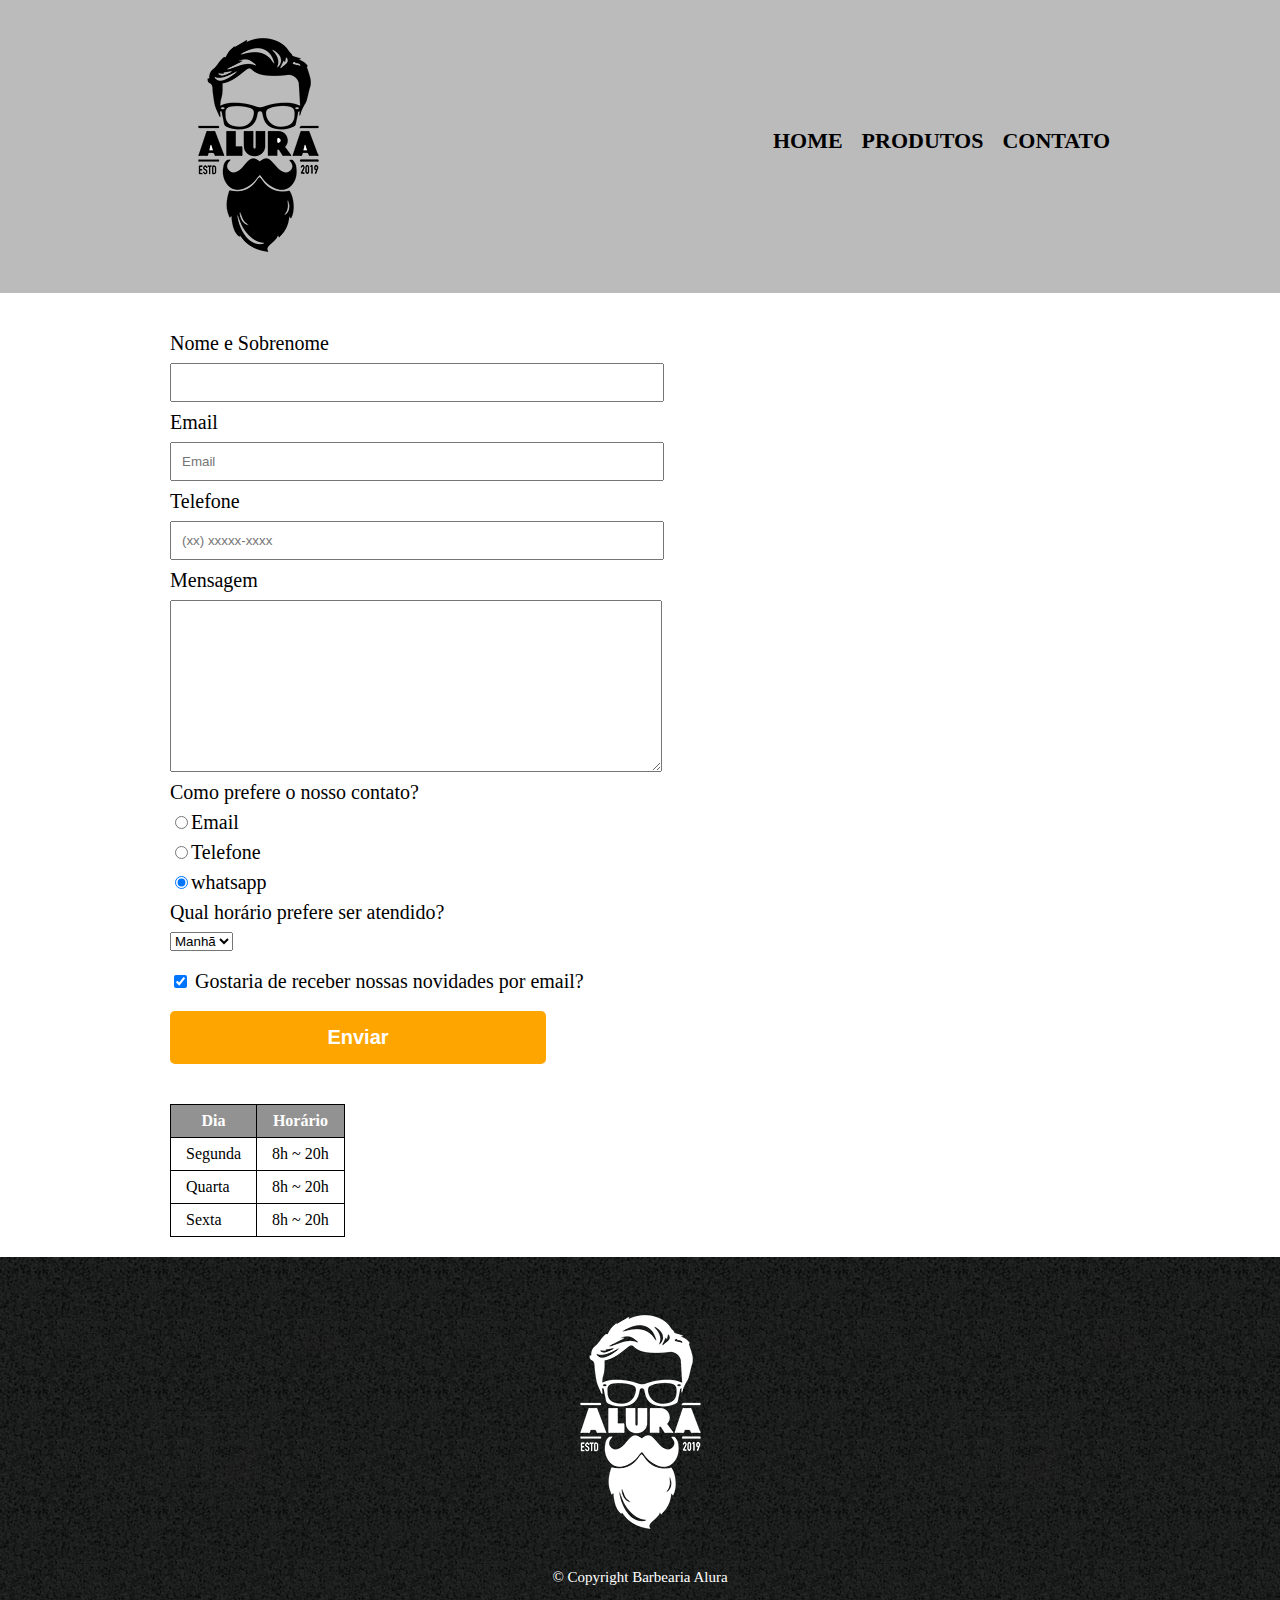
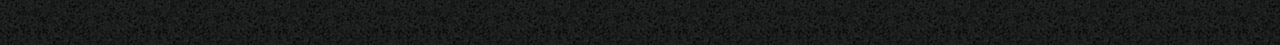
<file: barbeariaAlura/contato.html>
<!DOCTYPE html>
<html lang="pt-br">
<head>
    <meta charset="UTF-8">
    <meta http-equiv="X-UA-Compatible" content="IE=edge">
    <meta name="viewport" content="width=device-width, initial-scale=1.0">
    <title>Contato - Barbearia Alura</title>
    <link rel="stylesheet" href="reset.css">
    <link rel="stylesheet" href="style-contato.css">
</head>
<body>
    <header>
        <div class="caixa">
            <h1><img src="logo.png" alt="logo da alura"></h1>
            
            <nav>
                <ul class="navegacao">
                    <li><a href="index.html">Home</a></li>
                    <li><a href="produtos.html">Produtos</a></li>
                    <li><a href="contato.html">Contato</a></li>
                </ul>
            </nav>
        </div>
    </header>

    <Main>
        <form>
            <label for="nomesobrenome">Nome e Sobrenome</label>
            <input type="text" id="nomesobrenome" class="input-padrao" required>

            <label for="email">Email</label>
            <input type="email" id="email" class="input-padrao" required placeholder="Email">

            <label for="telefone">Telefone</label>
            <input type="tel" id="telefone" class="input-padrao" required placeholder="(xx) xxxxx-xxxx">

            <label for="mensagem">Mensagem</label>
            <textarea  id="mensagem" class="input-padrao" cols="30" rows="10" required></textarea>

            <fieldset>
                <legend>Como prefere o nosso contato?</legend>
                <label for="radio-email"><input type="radio" name="contato" value="email" id="radio-email">Email</label>
                
                <label for="radio-telefone"><input type="radio" name="contato" value="telefone" id="radio-telefone">Telefone</label>
                
                <label for="radio-whatsapp"><input type="radio" name="contato"  value="whatsapp" id="radio-whatsapp" checked>whatsapp</label>
                
            </fieldset>

            <fieldset>
                <legend>Qual horário prefere ser atendido?</legend>
                <select name="" id="">
                    <option value="">Manhã</option>
                    <option value="">Tarde</option>
                    <option value="">Noite</option>
                </select>
            </fieldset>

            <label class="checkbox"><input type="checkbox" checked> Gostaria de receber nossas novidades por email?</label>

            <input type="submit" value="Enviar" class="enviar">
        </form>

        <table>
            <thead>
                <tr>
                    <th>Dia</th>
                    <th>Horário</th>
                </tr>
            </thead>
            <tbody>
                <tr>
                    <td>Segunda</td>
                    <td>8h ~ 20h</td>
                </tr>
                <tr>
                    <td>Quarta</td>
                    <td>8h ~ 20h</td>
                </tr>
                <tr>
                    <td>Sexta</td>
                    <td>8h ~ 20h</td>
                </tr>
            </tbody>
        </table>
    </Main>

    <footer>
        <img src="logo-branco.png" alt="">
        <p class="copyright">&copy; Copyright Barbearia Alura</p>
    </footer>
</body>
</html>
</file>
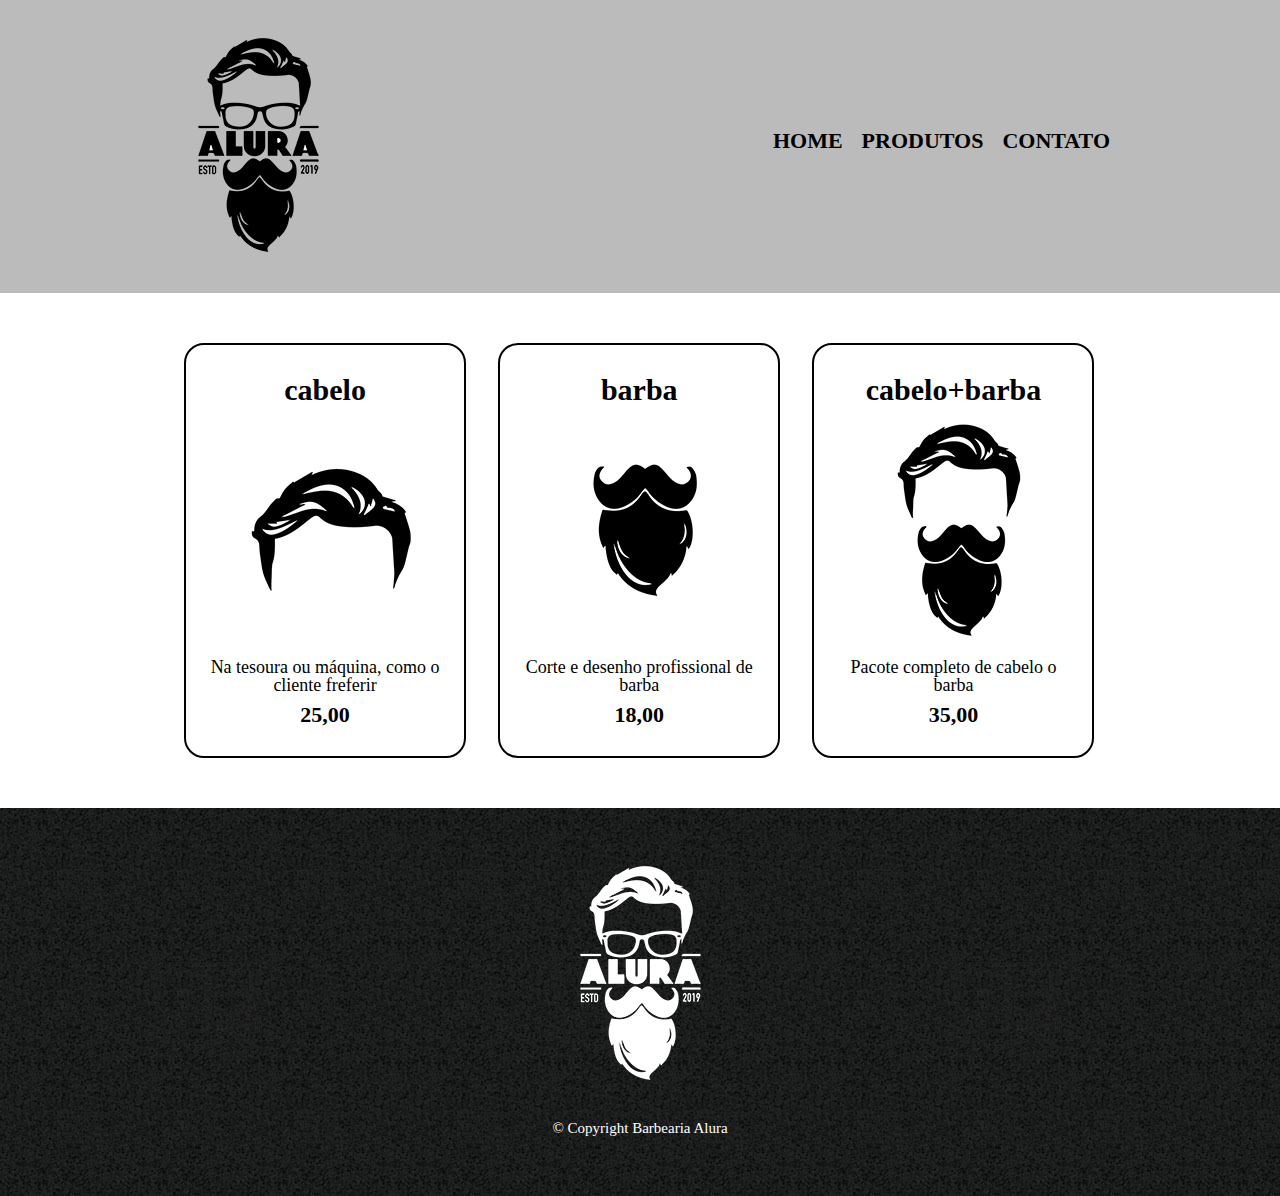
<file: barbeariaAlura/produtos.html>
<!DOCTYPE html>
<html lang="pt-br">
<head>
    <meta charset="UTF-8">
    <meta http-equiv="X-UA-Compatible" content="IE=edge">
    <meta name="viewport" content="width=device-width, initial-scale=1.0">
    <title>Produtos - Barbearia Alura</title>
    <link rel="stylesheet" href="reset.css">
    <link rel="stylesheet" href="style-produtos.css">
</head>
<body>
    <header>
        <div class="caixa">
            <h1><img src="logo.png" alt="logo da alura"></h1>
            
            <nav>
                <ul class="navegacao">
                    <li><a href="index.html">Home</a></li>
                    <li><a href="produtos.html">Produtos</a></li>
                    <li><a href="contato.html">Contato</a></li>
                </ul>
            </nav>
        </div>
    </header>

    <main>
        <ul class="produtos">
            <li>
                <h2>cabelo</h2>
                <img src="cabelo.jpg" alt="">
                <p class="descricao">Na tesoura ou máquina, como o cliente freferir</p>
                <p class="preco" >25,00</p>
            </li>
            <li>
                <h2>barba</h2>
                <img src="barba.jpg" alt="">
                <p class="descricao">Corte e desenho profissional de barba</p>
                <p class="preco">18,00</p>
                
            </li>
            <li>
                <h2>cabelo+barba</h2>
                <img src="cabelo+barba.jpg" alt="">
                <p class="descricao">Pacote completo de cabelo o barba</p>
                <p class="preco">35,00</p>
            </li>
        </ul>
    </main>

    <footer>
        <img src="logo-branco.png" alt="">
        <p class="copyright">&copy; Copyright Barbearia Alura</p>
    </footer>
</body>
</html>
</file>
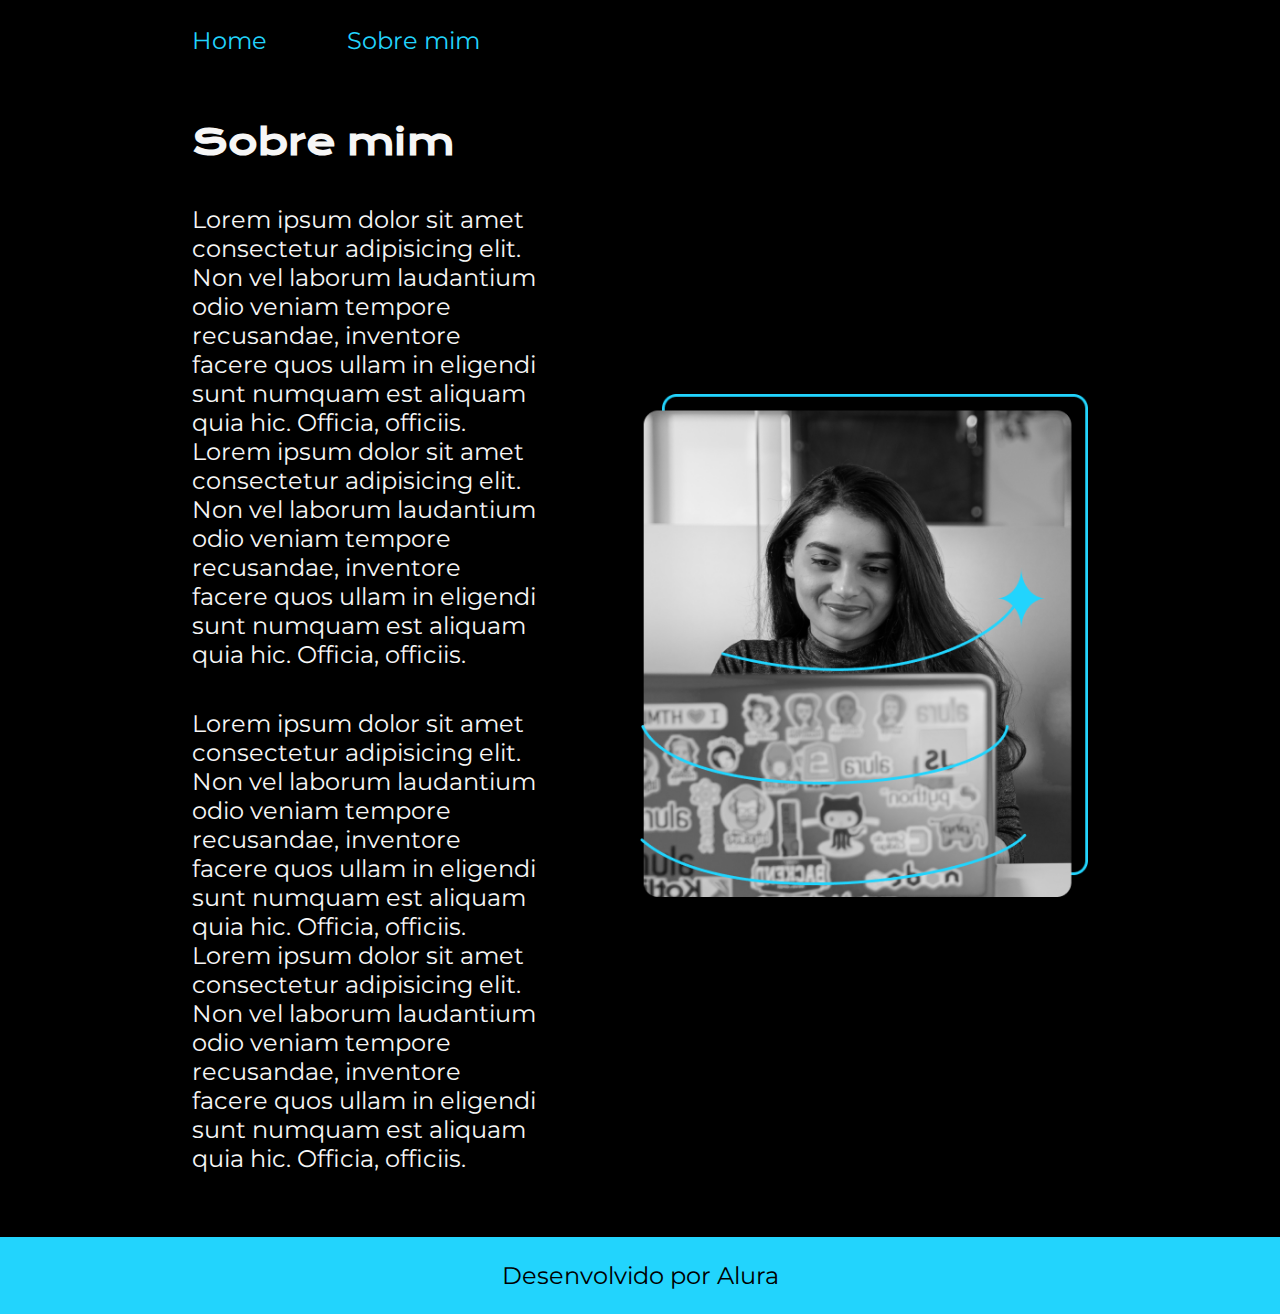
<file: HTML_CSS_trabalhandocomResponsividade/about.html>
<!DOCTYPE html>
<html lang="pt-br">
<head>
    <meta charset="UTF-8">
    <meta http-equiv="X-UA-Compatible" content="IE=edge">
    <meta name="viewport" content="width=device-width, initial-scale=1.0">
    <title>Sobre mim</title>
    <link rel="stylesheet" href="/HTML_CSS_trabalhandocomResponsividade/styles/estilo.css">
</head>
<body>
    <header class="cabecalho"> 
        <nav class="cabecalho__menu">
            <a href="index.html" class="cabecalho__menu__link">Home</a>
            <a href="about.html" class="cabecalho__menu__link">Sobre mim</a>
        </nav>
    </header>
    <main class="apresentacao">
        <section class="apresentacao__conteudo">
            <h1 class="apresentacao__conteudo__titulo">Sobre mim</h1>
            <p class="apresentacao__conteudo__texto">Lorem ipsum dolor sit amet consectetur adipisicing elit. Non vel laborum laudantium odio veniam tempore recusandae, inventore facere quos ullam in eligendi sunt numquam est aliquam quia hic. Officia, officiis.
                Lorem ipsum dolor sit amet consectetur adipisicing elit. Non vel laborum laudantium odio veniam tempore recusandae, inventore facere quos ullam in eligendi sunt numquam est aliquam quia hic. Officia, officiis.
                
            </p>
            <p class="apresentacao__conteudo__texto">
            Lorem ipsum dolor sit amet consectetur adipisicing elit. Non vel laborum laudantium odio veniam tempore recusandae, inventore facere quos ullam in eligendi sunt numquam est aliquam quia hic. Officia, officiis.
            Lorem ipsum dolor sit amet consectetur adipisicing elit. Non vel laborum laudantium odio veniam tempore recusandae, inventore facere quos ullam in eligendi sunt numquam est aliquam quia hic. Officia, officiis.
            
            </p>
        </section>

        <img class="apresentacao__imagem" src="Imagem.png" alt="">
    </main>
    <footer class="rodape">
        <p>Desenvolvido por Alura</p>  
    </footer>
</body>
</html>
</file>
<file: aluramidi-curso-arquivos-iniciais/css/estilos.css>
:root {
  --cinza: #aaa;
  --vermelha: #e93d50;
  --vermelha-escura: #af303f;
  --branca: #fff;
  --luz: rgb(229, 255, 0);
}

body {
  align-items: center;
  background: linear-gradient(45deg, #b3150a 0%,#23538a 100%);
  display: flex;
  justify-content: center;
  flex-direction: column;
  font-family: 'Montserrat', sans-serif;
  min-height: 100vh;
}

h1 {
  color: var(--branca);
  margin-bottom: 20px;
  font-size: 2rem;
}

.teclado {
  background: linear-gradient(to bottom, #eeeeee 0%,#cccccc 100%);
  box-shadow: 6px 8px 0 6px #666, 10px 10px 10px #000;
  border-radius: 30px;
  display: grid;
  gap: 10px;
  grid-template-columns: repeat(3, 1fr);
  padding: 10px;
}

.tecla {
  background-color: var(--branca);
  border-radius: 30px;
  box-shadow: 3px 3px 0 var(--cinza);
  color: var(--vermelha);
  cursor: pointer;
  height: 120px;
  font-size: 1.75em;
  font-weight: bold;
  line-height: 120px;
  text-align: center;
  width: 120px;
}

.tecla.ativa,
.tecla:active {
  background-color: var(--vermelha);
  border: 4px solid  var(--vermelha);
  box-shadow: 3px 3px 0 var(--vermelha-escura) inset;
  color: var(--branca);
  outline: none;
}

.tecla.focus,
.tecla:focus {
  outline: none;
  box-shadow: 1px 1px 10px var(--luz);
}

.tecla.active:focus,
.tecla:active:focus {
  box-shadow: 3px 3px 0 var(--vermelha-escura) inset, 1px 1px 10px var(--luz);
}
</file>
<file: aluramidi-curso-aula2/css/estilos.css>
:root {
  --cinza: #aaa;
  --vermelha: #e93d50;
  --vermelha-escura: #af303f;
  --branca: #fff;
  --luz: rgb(229, 255, 0);
}

body {
  align-items: center;
  background: linear-gradient(45deg, #a7cfdf 0%,#23538a 100%);
  display: flex;
  justify-content: center;
  flex-direction: column;
  font-family: 'Montserrat', sans-serif;
  min-height: 100vh;
}

h1 {
  color: var(--branca);
  margin-bottom: 20px;
  font-size: 2rem;
}

.teclado {
  background: linear-gradient(to bottom, #eeeeee 0%,#cccccc 100%);
  box-shadow: 6px 8px 0 6px #666, 10px 10px 10px #000;
  border-radius: 30px;
  display: grid;
  gap: 10px;
  grid-template-columns: repeat(3, 1fr);
  padding: 10px;
}

.tecla {
  background-color: var(--branca);
  border-radius: 30px;
  box-shadow: 3px 3px 0 var(--cinza);
  color: var(--vermelha);
  cursor: pointer;
  height: 120px;
  font-size: 1.75em;
  font-weight: bold;
  line-height: 120px;
  text-align: center;
  width: 120px;
}

.tecla.ativa,
.tecla:active {
  background-color: var(--vermelha);
  border: 4px solid  var(--vermelha);
  box-shadow: 3px 3px 0 var(--vermelha-escura) inset;
  color: var(--branca);
  outline: none;
}

.tecla.focus,
.tecla:focus {
  outline: none;
  box-shadow: 1px 1px 10px var(--luz);
}

.tecla.active:focus,
.tecla:active:focus {
  box-shadow: 3px 3px 0 var(--vermelha-escura) inset, 1px 1px 10px var(--luz);
}
</file>
<file: barbeariaAlura/style-home.css>
body{
    font-family: 'Montserrat', sans-serif;
    background: linear-gradient(white, grey);
}
header{
    background-color: #BBBBBB;
    padding: 20px 0px 20px 0px;
}

.caixa{
    position: relative;
    width: 940px;
    margin: 0 auto 0 auto;   
}

nav{
    position: absolute;
    top: 110px;
    right: 0;
}

nav li{
    display: inline;
    margin: 0 0 0 15px;
}

nav a {
    text-transform: uppercase;
    color: black;
    font-weight: bold;
    font-size: 22px;
    text-decoration: none;
}

nav a:hover{
    color: rgb(187, 38, 38);
    text-decoration: underline;
}

.produtos{
    width: 940px;
    margin: 0 auto;
    padding: 50px 0;
}


footer{
    text-align: center;
    background: url("bg.jpg");
    padding: 40px 0;
}

.copyright {
    color: white;
    font-size:  15px;
    margin: 20px 0 ;
}

/* Css da pagina inicial*/
.banner{
    width: 100%;
}

.principal {
    padding: 3em 0;
}

.titulo-pricipal {
    text-align: center;
    font-size: 2em;
    margin: 0 0 1em;
    clear: left;

}

.principal p{
    margin: 0 0 1em;
}

.principal strong {
    font-weight: bold;
}

.principal em {
    font-style: italic;
}

.utensilios {
    width: 150px;
    float: left;
    margin: 0 20px 20px 0;
}

.mapa {
    padding: 3em 0;
    text-align: center;
}

.mapa p{
    margin: 0 0 2em;
    text-align: center;
}

.imagem-beneficios {
    width: 60%;
    box-shadow: 10px 10px 5px  #000000;
}

.conteudo-beneficios{
    width: 640px;
    margin: 0 auto;
}

.lista-beneficios{
    width: 40%;
    display: inline-block;
    vertical-align: top;
}

.itens {
    line-height: 1.5;
}

.itens:first-child{
    font-weight: bold;
}

.itens::before {
    content: "⭐";
}

.video {
    width: 560px;
    margin: 1em auto;
}

@media screen and (max-width: 480px){
    .caixa, .principal, .conteudo-beneficios, .mapa-conteudo, .video {
        width: auto;
    }

    h1{
        text-align: center;
    }

    nav{
        position: static;
    }

    .lista-beneficios, .imagem-beneficios{
        width: 100%;
    }
}
</file>
<file: flex-box/css/style.css>
body {
	background-color: #F2F5F7;
	font-family: 'Open Sans',Arial,sans-serif;
}

.container {
	width: 94%;
	margin: 0 auto;
}

.cabecalhoPrincipal {
	background-color: #FFF;
	padding: 20px 0;
}

.cabecalhoPrincipal-titulo {
	font-weight: bold;
	font-size: 2em;
	margin-bottom: 20px;
}

.cabecalhoPrincipal-titulo a {
	text-decoration: none;
	color: inherit;
}

.cabecalhoPrincipal-nav-link {
	padding: 10px;
	margin-bottom: 10px;
	color: #9799A6;
	background-color: #FFF;
	text-decoration: none;
	transition: .5s;
	display: block;

	border-bottom: 1px solid #9799A6;
}

.conteudoPrincipal {
	margin-top: 20px;
	margin-bottom: 20px;
}

.subtitulo {
	font-weight: bold;
	font-size: 32px;
	margin-bottom: 10px;
	text-align: center;
}

.conteudoPrincipal-cursos-link {
	height: 100px;
	background-color: #FFF;
	text-align: center;
	margin: 1%;
	transition: .3s;
	box-shadow: 2px 2px 2px #CCC;
	position: relative;
}

.conteudoPrincipal-cursos-link a {
	text-decoration: none;
	color: #000;
	font-weight: bold;
	display: block;
	width: 100%;
	height: 100%;
	position: absolute;
	top: 0;
	left: 0;
}

.conteudoPrincipal-cursos-link:hover {
	box-shadow: 4px 4px 4px #CCC;
}

.conteudoPrincipal-cursos-link a:before {
	content: '';
	display: block;
	width: 50px;
	height: 50px;
	margin: 10px auto;
}

.conteudoPrincipal-cursos-link:nth-child(even) a:before {
	background: url(../img/background1.svg) no-repeat;	
}

.conteudoPrincipal-cursos-link:nth-child(odd) a:before {
	background: url(../img/background2.svg) no-repeat;
}


.rodapePrincipal {
	background-color: #324C64;
	padding-top: 20px;
}

.rodapePrincipal .subtitulo {
	color: #FFF;
}

.rodapePrincipal-navMap-link {
	text-decoration: none;
	color: #FFF;
	margin-top: 10px;
}

.rodapePrincipal-navMap-link {
	font-size: .9em;
}

.navmap-list-title {
	font-weight: 700;
	font-size: 1.3em;
	margin: .9em 0;
	padding-left: .3em;
	padding-top: .2em;
	padding-bottom: .2em;
}

.navmap-list-title + .rodapePrincipal-navMap-link {
	margin-top: 0;
}

.navmap-list-title-bancoDeDados { color: #EC6E5A; border-left: 4px solid #EC6E5A; }
.navmap-list-title-framework { color: #AD85BF; border-left: 4px solid #AD85BF; }
.navmap-list-title-frontend { color: #5EC6F3; border-left: 4px solid #5EC6F3; }
.navmap-list-title-backend { color: #25D285; border-left: 4px solid #25D285; }

.rodapePrincipal-patrocinadores {
	margin-top: 30px;
	background: #F2F5F7;
	padding: 20px 0;
}

.rodapePrincipal-contatoForm {
	margin-top: 20px;
	text-align: center;
}

.rodapePrincipal-contatoForm label[for=email-contato] {
	font-weight: bold;
	font-size: 14px;
	color: #000;
	margin-bottom: 5px;
	display: block;
}

.rodapePrincipal-contatoForm-emailInput {
	border-top-left-radius: 5px;
	border-bottom-left-radius: 5px;
	padding: 10px;
}

.rodapePrincipal-contatoForm-submit {
	border-top-right-radius: 5px;
	border-bottom-right-radius: 5px;
	background-color: #4DBA7A;
	color: #FFF;
	cursor: pointer;
	
}

.rodapePrincipal-contatoForm-submit,
.rodapePrincipal-contatoForm-emailInput {
	outline: 0;
	border: 1px solid #4DBA7A;
	box-sizing: border-box;
	font-size: 16px;
}

.videoSobre {
	background-color: #5E9EDC;
	padding: 25px 0;

}

.videoSobre-video {
	max-width: 100%;
}

.videoSobre .container {
	color: #FFF;
}

.videoSobre-sobre-title {
	font-size: 1.2em;
	font-weight: bolder;
}

.videoSobre-sobre {
	font-size: 1.3em;
	line-height: 2;
}

.videoSobre-button {
	border-radius: 8px;
	background-color: #ec6e5a;
	display: block;
	color: #FFF;
	border: none;
	height: 50px;
	font-size: .8em;
	outline: none;
}

.rodapePrincipal-contatoForm-legend {
	margin-bottom: 10px;
}

@media(min-width: 769px) {

	.container {
		width: 85%;	
	}

	.subtitulo {
		text-align: left;
	}

	.cabecalhoPrincipal-nav-link {
		border-radius: 5px;
		border: 1px solid #9799A6;
	}

	.cabecalhoPrincipal-nav-link:hover {
		color: #FFF;
		background-color: #9799A6;
	}

	.cabecalhoPrincipal-titulo {
		margin: 0;
	}

	.cabecalhoPrincipal-nav {
		width: auto;
	}

	.cabecalhoPrincipal-nav-link {
		width: auto;
		margin: 0 0 0 10px;
	}

	.rodapePrincipal-contatoForm {
		margin-top: 0;
		text-align: left;
	}

	.conteudoPrincipal-cursos-link:nth-child(3n) {
		margin-right: 0;
	}

	.conteudoPrincipal-cursos-link:nth-child(3n+1) {
		margin-left: 0;
	}

}

@media(min-width: 1000px) {
	.conteudoPrincipal-cursos-link {
		margin: 1.333%;
	}

	.conteudoPrincipal-cursos-link:nth-child(3n) {
		margin-right: 1.33%;
	}

	.conteudoPrincipal-cursos-link:nth-child(3n+1) {
		margin-left: 1.333%;
	}

	.conteudoPrincipal-cursos-link:nth-child(4n) {
		margin-right: 0;
	}

	.conteudoPrincipal-cursos-link:nth-child(4n+1) {
		margin-left: 0;
	}

	.videoSobre-sobre {
		margin-left: 1.5em;
	}

}
</file>
<file: flex-box/css/flexbox.css>
.cabecalhoPrincipal .container {
    display: flex;
    align-items: center;
    justify-content: space-between;
}

.cabecalhoPrincipal-nav {
    display: flex;
}

.rodapePrincipal-patrocinadores .container {
    display: flex;
    justify-content: space-between;
}

.rodapePrincipal-patrocinadores-list {
    display: flex;
    align-items: center;
    width: 75%;
    justify-content: space-around;
}

.rodapePrincipal-contatoForm {
    width: 25%;
}

.rodapePrincipal-contatoForm-fieldset {
    display: flex;
}

.rodapePrincipal-navMap-list {
    display: flex;
    flex-direction: column;
    height: 250px;
    flex-wrap: wrap;
}

.conteudoPrincipal-cursos {
    display: flex;
    flex-wrap: wrap;
}

.conteudoPrincipal-cursos-link {
    width: 23%;
    margin: 1%;
}

.videoSobre .container {
    display: flex;
}

.videoSobre-sobre {
    display: flex;
    flex-direction: column;
    text-align: center;
    flex-grow: 1;
}

.videoSobre-sobre-list{
    flex-grow: 1;
}

.videoSobre-video {
    flex-grow: 1;
    flex-shrink: 2;
}

/*Parte mobile*/
@media (max-width:768px){
    .cabecalhoPrincipal-nav {
        flex-direction: column;
    }

    .cabecalhoPrincipal .container {
        flex-direction: column;
        align-items: initial;
        text-align: center;
    }

    .conteudoPrincipal-cursos-link {
        flex-direction: column;
        width: 100%;
    }

    .rodapePrincipal-navMap-list {
        height: auto;
    }

    .rodapePrincipal-patrocinadores .container {
        flex-direction: column;
        align-items: center;
    }

    .rodapePrincipal-patrocinadores-list {
        margin-left: 0;
        width: 100%;
    }

    .rodapePrincipal-contatoForm { 
        width: 100%;
    }

    .cabecalhoPrincipal-nav-link-app {
        order: -1;
    }

    .videoSobre .container {
        flex-direction: column;
    }

    .videoSobre-video {
        margin: 0 auto;
    }
}
</file>
<file: HTML_CSS_trabalhandocomResponsividade/styles/estilo.css>
@import url('https://fonts.googleapis.com/css2?family=Krona+One&family=Montserrat:wght@400;600&display=swap');

:root {
    --cor--primaria: #000000;
    --cor--secundaria: #f6f6f6;
    --cor-terciaria: #22d4fd;

    --fonte-primaria: 'krona One', sans serefi
}

*{
    margin: 0;
    padding: 0;
    text-decoration: none;
}

body{
    /* height: 100vh; */
    box-sizing: border-box;
    background-color: var(--cor--primaria);
    color: var(--cor--secundaria);
}

.cabecalho {
    padding: 2% 0% 0% 15%;
}

.cabecalho__menu {
    display: flex;
    gap: 80px;
}

.cabecalho__menu__link {
    font-size: 24px;
    font-family: 'Montserrat', sans-serif;
    font-weight: 400;
    color: var(--cor-terciaria);
}

.apresentacao{
    padding: 5% 15%;
    display: flex;
    align-items: center;
    justify-content: space-between;
    gap: 100px;
}
.apresentacao__conteudo{
    width: 50%;
    display: flex;
    flex-direction: column;
    gap: 40px;
}

.apresentacao__conteudo__titulo{
    font-size: 2.25rem;
    font-family: 'Krona One', sans-serif;
}

.titulo-destaque{
    color:var(--cor-terciaria);
}

.apresentacao__conteudo__texto{
    font-size: 1.5rem;
    font-family: 'Montserrat', sans-serif;
}


.apresentacao__links{
    display: flex;
    justify-content: space-between;
    flex-direction: column;
    align-items: center;
    gap: 32px;
}

.apresentacao__links__subtitulo {
    font-family: 'krona One', sans-serif;
    font-weight: 400;
}

.apresentacao__links__link{
    /* background-color: #000000; */
    display: flex;
    justify-content: center;
    gap: 16px;
    width: 50%;
    text-align: center;
    border: 2px solid var(--cor-terciaria);
    border-radius: 8px;
    font-size: 1.5rem;
    font-weight: 600;
    padding: 21.5px 0;
    text-decoration: none;
    color: #F6F6F6;
    font-family: 'Montserrat', sans-serif;
}

.apresentacao__links__link:hover {
    background-color: #272727;
}

.apresentacao__imagem {
    width: 50%;
}

.rodape {
    background-color: var(--cor-terciaria);
    color: var(--cor--primaria);
    padding: 24px;
    text-align: center;
    font-family: 'Montserrat', sans-serif;
    font-size: 1.5rem;
    font-weight: 400;
}

@media (max-width: 1000px){
    .cabecalho {
        padding: 10%;
    }

    .cabecalho__menu {
        justify-content: center;
    }

    .apresentacao {
        flex-direction: column-reverse;
    }

    .apresentacao__conteudo {
        width: auto;
    }
}
</file>
<file: Portifolio-HTML-e-CSS-aula_3/style.css>
@import url('https://fonts.googleapis.com/css2?family=Krona+One&family=Montserrat:wght@400;600&display=swap');

*{
    margin: 0;
    padding: 0;
}

body{
    /* height: 100vh; */
    box-sizing: border-box;
    background-color: #000000;
    color: #F6F6F6;
}

.cabecalho {
    padding: 2% 0% 0% 10%;
}

.cabecalho__menu__link {
    font-family: 'Montserrat', sans-serif;
    font-family: 24px;
    font-weight: 600;
    color: #22D4FD;
}

.titulo-destaque{
    color: #22D4FD;
}
.apresentacao{
    padding: 8% 15%;
    display: flex;
    align-items: center;
    justify-content: space-between;
}
.apresentacao__conteudo{
    width: 615px;
    display: flex;
    flex-direction: column;
    gap: 40px;
}

.apresentacao__conteudo__titulo{
    font-size: 36px;
    font-family: 'Krona One', sans-serif;
}
.apresentacao__conteudo__texto{
    font-size: 24px;
    font-family: 'Montserrat', sans-serif;
}

.apresentacao__links{
    display: flex;
    flex-direction: column;
    justify-content: space-between;
    align-items: center;
    gap: 32px;
}
.apresentacao__links__subtitulo{
    font-family: 'Krona One', sans-serif;
    font-weight: 400;
    font-size: 24px;
}
.apresentacao__links__link{
    /* background-color: #22D4FD; */
    display: flex;
    justify-content: center;
    gap: 16px;
    border: 2px solid #22D4FD;
    width: 378px;
    text-align: center;
    border-radius: 8px;
    font-size: 24px;
    font-weight: 600;
    padding: 21.5px 0;
    text-decoration: none;
    color: #F6F6F6;
    font-family: 'Montserrat', sans-serif;
}
.apresentacao__links__link:hover{
    background-color: #272727;
}
.rodape{
    color: #000000;
    background-color: #22D4FD;
    padding: 24px;
    text-align: center;
    font-family: 'Montserrat', sans-serif;
    font-size: 24px;
    font-weight: 400;
}
</file>
<file: praticandoHTML_CSS/styles/style.css>
@import url('https://fonts.googleapis.com/css2?family=Inter&display=swap');
@import url('https://fonts.googleapis.com/css2?family=Inter:wght@400;700&display=swap');

:root {
    --branco-principal: #ffffff;
    --cinza-secundario: #C0C0C0;
    --botao-azul: #167BF7;
    --cor-de-fundo: #00030C;
    --fonte-principal: 'Inter'
}

* {
    margin: 0;
    padding: 0;
}

body {
    background-color: var(--cor-de-fundo);
    color: var(--branco-principal);
    font-family: var(--fonte-principal);
    font-size: 1rem;
    font-weight: 400;
}

.container {
    height: 100vh;
    display: grid;
    grid-template-columns: 50% 50%;
}

.container__caixa {
    margin: 6em 0 0 6em;
}

.principal {
    background-image: url(/praticandoHTML_CSS/img/Background.png);
    background-repeat: no-repeat;
    background-size: contain;
    align-items: center;
    text-align: center;
}

.container__titulo {
    font-size: 1.75rem;
    font-weight: 700;
}

.container__img {
    margin: 1em 0em 2em 0em;
}

.container__botao {
    display: block;
    background-color: var(--botao-azul);
    text-decoration: none;
    border-radius: 8px;
    color: var(--branco-principal);
    padding: 1rem;
    text-align: center;
    margin-bottom: 1em;
}

.botao__secundario {
    background-color: transparent;
    border-radius: 8px;
    border: 2px solid var(--branco-principal);
}

.container__aviso{
    font-size: 0.75rem;
    color: var(--cinza-secundario);
}


.container__descricao{
    padding: 2em;
}

.secundario {
    align-items: center;
    margin: 0 10em 0 10em;
}
.secundario__img {
    width: 75%;
}

.descricao__titulo {
    font-weight: 700;
    font-size: 3rem;
    color: var(--branco-principal);
    margin-bottom: 0.1em;
}

.secundario__botao {
    display: inline-block;
    margin-top: 1em ;
}


.secundario__texto {
    font-weight: 400;
}

.dispositivos {
    text-align: center;
}

.dispositivos__titulo {
    font-weight: 700;
    font-size: 3rem;
}

.dispositivos__lista {
    display: flex;
    justify-content: center;
    padding: 3rem;
    list-style: none;
}
</file>
<file: projeto-apeperia-b2501c63b2ebdfd8226473a6c8ffa8777e559efe/css/base.css>
:root {
    --branco: #FFF;
    --azul-claro: #DFE3E5;
    --vermelho-forte: #B72E2E;
    --cinza-escuro: #4F4C4C;
    --cinza-claro: #F7F4F4;
    --cinza-medio: #D9D9D9;
        
    --fonte-link: #0084FF;
    --fonte-cinza: #666;
    --borda-cabecalho-mobile: #103D4A;
    --bg-rodape: #333;
    --bg-chamada-mobile: #00161C;

    --planos-cartao-start: #56CCF2;
    --planos-cartao-ultra: #B04CD9;
    --planos-cartao-mega: #E33B3B;

    --montserrat: 'Montserrat', sans-serif;
}



body {
    font-family: 'Open Sans', 'sans-serif';
}

.container {
    padding-right: 6%;
    padding-left: 6%;
}

.botao {
    text-align: center;
    display: block;
    width: 100%;
    max-width: 350px;
    box-sizing: border-box;
    padding: 1rem 2rem;
    border: 1px solid var(--branco);
    border-radius: 5px;
}
</file>
<file: projeto-apeperia-b2501c63b2ebdfd8226473a6c8ffa8777e559efe/css/cabecalho.css>
.cabecalho {
    color: #FFF;

    width: 100%;

    box-sizing: border-box;

    display: flex;
    flex-direction: column;
    align-items: center;

    padding-top: .75rem;
    padding-bottom: .75rem;

    border-bottom: 1px solid #103D4A;

    position: absolute;
}

.cabecalho__logo {
    margin-bottom: 1rem;
}

.cabecalho__navegacao {
    text-align: center;
}

.cabecalho__link {
    font-size: 1.1rem;

    display: inline-block;

    margin-right: .7rem;
    margin-bottom: 1.25rem;
    margin-left: .7rem;
}
</file>
<file: projeto-apeperia-b2501c63b2ebdfd8226473a6c8ffa8777e559efe/css/chamada.css>
.chamada  {
    display: flex;
    flex-direction: column;
    align-items: center;

    color: #FFF;
    text-align: center;
    
    background-color: #00161C;

    padding-top: 12.25rem;
    padding-bottom: 2.5rem;
}

.chamada__titulo {
    font-family: 'Montserrat', serif;
    font-size: 2rem;
    font-weight: 700;
    text-transform: uppercase;

    margin-bottom: 1.5rem;
}

.chamada__texto {
    font-size: 1.25rem;
    line-height: normal;

    margin: 0 auto 2.5rem;
}

.chamada__botao {
    width: 100%;
}
</file>
<file: barbeariaAlura/style-contato.css>
header{
    background-color: #BBBBBB;
    padding: 20px 0px 20px 0px;
}

.caixa{
    position: relative;
    width: 940px;
    margin: 0 auto 0 auto;   
}

nav{
    position: absolute;
    top: 110px;
    right: 0;
}

nav li{
    display: inline;
    margin: 0 0 0 15px;
}

nav a {
    text-transform: uppercase;
    color: black;
    font-weight: bold;
    font-size: 22px;
    text-decoration: none;
}

.produtos{
    width: 940px;
    margin: 0 auto;
    padding: 50px 0;
}

.produtos li {
    display: inline-block;
    text-align: center;
    width: 30%;
    vertical-align: top;
    margin: 0 1.5%;
    padding: 30px 20px;
    box-sizing: border-box;
    border: 2px solid #000000;
    border-radius: 20px;
}

.produtos li:hover {
    border-color:rgb(187, 38, 38);
}

.produtos li:active{
    border-color: green;
}

.produtos li:hover h2 {
    font-size: 35px;
}

.produtos h2{
    font-size: 30px;
    font-weight: bold;
}

.descricao{
    font-size: 18px;

}

nav a:hover{
    color: rgb(187, 38, 38);
    text-decoration: underline;
}

.preco{
    font-size: 22px;
    font-weight: bold;
    margin-top: 10px;
}

footer{
    text-align: center;
    background: url("bg.jpg");
    padding: 40px 0;
}

.copyright {
    color: white;
    font-size:  15px;
    margin: 20px 0 ;
}

main{
    width: 940px;
    margin: 0 auto;
}

form {
    margin: 40px 0;
}

form label, form legend{
    display: block;
    font-size: 20px;
    margin: 0 0 10px;
}

.input-padrao {
    display: block;
    margin: 0 0 10px;
    padding: 10px;
    width: 50%;
    
}

.checkbox{
    margin: 20px 0;
}

.enviar{
    width: 40%;
    padding: 15px 0;
    background-color: orange;
    color: white;
    font-weight: bold;
    font-size: 20px;
    border: none;
    transition: 1s all;
    border-radius: 5px;
    cursor: pointer;
}

.enviar:hover{
    background-color: red;
    transform: scale(1.2);
    
}

table {
    margin: 20px 0;
}

thead {
    background-color: #939292;
    font-weight: bold;
    color: white;
}

td, th {
    border: 1px solid black;
    padding: 8px 15px ;
}
</file>
<file: barbeariaAlura/style-produtos.css>
header{
    background-color: #BBBBBB;
    padding: 20px 0px 20px 0px;
}

.caixa{
    position: relative;
    width: 940px;
    margin: 0 auto 0 auto;   
}

nav{
    position: absolute;
    top: 110px;
    right: 0;
}

nav li{
    display: inline;
    margin: 0 0 0 15px;
}

nav a {
    text-transform: uppercase;
    color: black;
    font-weight: bold;
    font-size: 22px;
    text-decoration: none;
}

.produtos{
    width: 940px;
    margin: 0 auto;
    padding: 50px 0;
}

.produtos li {
    display: inline-block;
    text-align: center;
    width: 30%;
    vertical-align: top;
    margin: 0 1.5%;
    padding: 30px 20px;
    box-sizing: border-box;
    border: 2px solid #000000;
    border-radius: 20px;
}

.produtos li:hover {
    border-color:rgb(187, 38, 38);
}

.produtos li:active{
    border-color: green;
}

.produtos li:hover h2 {
    font-size: 35px;
}

.produtos h2{
    font-size: 30px;
    font-weight: bold;
}

.descricao{
    font-size: 18px;

}

nav a:hover{
    color: rgb(187, 38, 38);
    text-decoration: underline;
}

.preco{
    font-size: 22px;
    font-weight: bold;
    margin-top: 10px;
}

footer{
    text-align: center;
    background: url("bg.jpg");
    padding: 40px 0;
}

.copyright {
    color: white;
    font-size:  15px;
    margin: 20px 0 ;
}

@media screen and (max-width: 480px){
    .caixa, .principal{
        width: auto;
    }

    h1{
        text-align: center;
    }

    nav{
        position: static;
    }

    .produtos li{
        display: block;
        
    }
}
</file>
